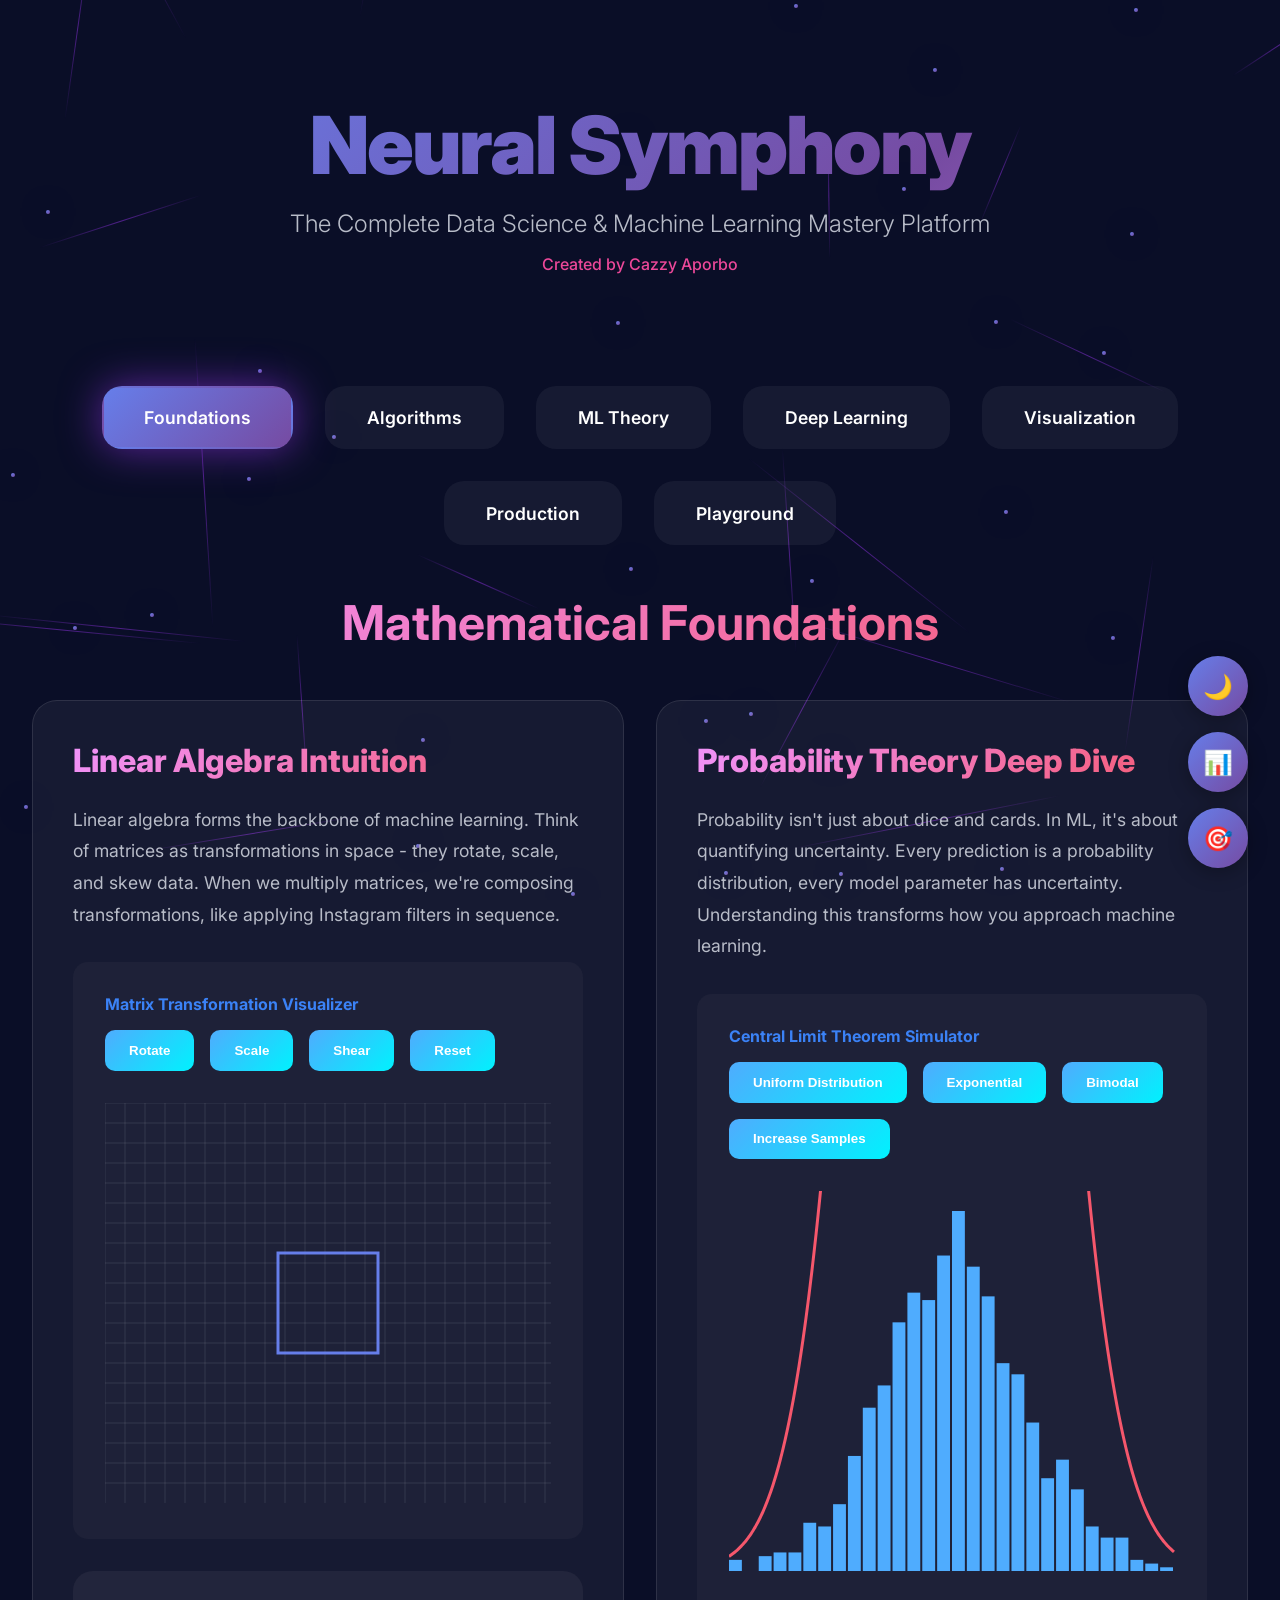
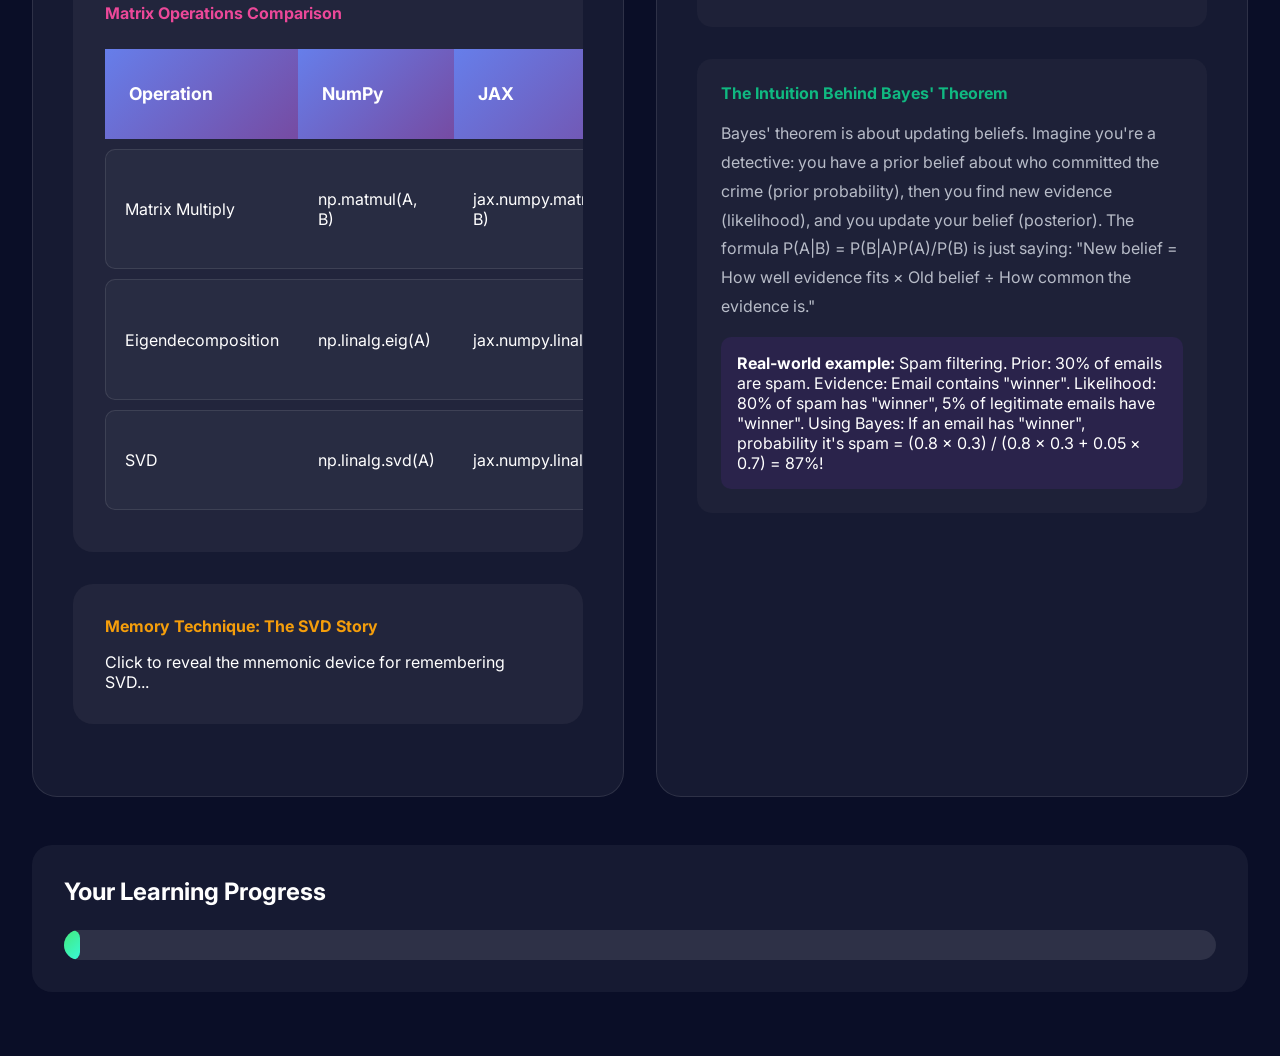
<file: ds-ml-guide.html>
<!DOCTYPE html>
<html lang="en">
<head>
    <meta charset="UTF-8">
    <meta name="viewport" content="width=device-width, initial-scale=1.0">
    <title>Neural Symphony: The Complete Data Science & ML Mastery Platform | Created by Cazzy Aporbo</title>
    <style>
        @import url('https://fonts.googleapis.com/css2?family=Inter:wght@300;400;500;600;700;800;900&family=JetBrains+Mono:wght@400;600&display=swap');

        * {
            margin: 0;
            padding: 0;
            box-sizing: border-box;
        }

        :root {
            --primary-gradient: linear-gradient(135deg, #667eea 0%, #764ba2 100%);
            --secondary-gradient: linear-gradient(135deg, #f093fb 0%, #f5576c 100%);
            --tertiary-gradient: linear-gradient(135deg, #4facfe 0%, #00f2fe 100%);
            --success-gradient: linear-gradient(135deg, #43e97b 0%, #38f9d7 100%);
            --warning-gradient: linear-gradient(135deg, #fa709a 0%, #fee140 100%);
            --dark-bg: #0a0e27;
            --card-bg: rgba(255, 255, 255, 0.05);
            --text-primary: #ffffff;
            --text-secondary: #b8bcc8;
            --accent-purple: #9333ea;
            --accent-pink: #ec4899;
            --accent-blue: #3b82f6;
            --accent-green: #10b981;
            --accent-yellow: #f59e0b;
            --glow-purple: 0 0 40px rgba(147, 51, 234, 0.6);
            --glow-pink: 0 0 40px rgba(236, 72, 153, 0.6);
            --glow-blue: 0 0 40px rgba(59, 130, 246, 0.6);
        }

        body {
            font-family: 'Inter', -apple-system, BlinkMacSystemFont, sans-serif;
            background: var(--dark-bg);
            color: var(--text-primary);
            overflow-x: hidden;
            position: relative;
            min-height: 100vh;
        }

        /* Animated Background */
        .background-animation {
            position: fixed;
            top: 0;
            left: 0;
            width: 100%;
            height: 100%;
            z-index: -1;
            overflow: hidden;
        }

        .neural-network {
            position: absolute;
            width: 100%;
            height: 100%;
        }

        .neuron {
            position: absolute;
            width: 4px;
            height: 4px;
            background: linear-gradient(135deg, #667eea, #764ba2);
            border-radius: 50%;
            box-shadow: var(--glow-purple);
            animation: float 20s infinite ease-in-out;
        }

        @keyframes float {
            0%, 100% { transform: translateY(0) translateX(0) scale(1); opacity: 0.3; }
            25% { transform: translateY(-100px) translateX(50px) scale(1.2); opacity: 0.7; }
            50% { transform: translateY(-50px) translateX(-30px) scale(0.8); opacity: 0.5; }
            75% { transform: translateY(50px) translateX(-50px) scale(1.1); opacity: 0.6; }
        }

        .synapse {
            position: absolute;
            height: 1px;
            background: linear-gradient(90deg, transparent, rgba(147, 51, 234, 0.5), transparent);
            transform-origin: left center;
            animation: pulse 3s infinite;
        }

        @keyframes pulse {
            0%, 100% { opacity: 0.2; transform: scaleX(1); }
            50% { opacity: 0.8; transform: scaleX(1.2); }
        }

        /* Main Container */
        .container {
            max-width: 1800px;
            margin: 0 auto;
            padding: 2rem;
            position: relative;
            z-index: 1;
        }

        /* Header */
        header {
            text-align: center;
            padding: 4rem 2rem;
            position: relative;
            overflow: hidden;
        }

        .title {
            font-size: 5rem;
            font-weight: 900;
            background: linear-gradient(135deg, #667eea, #764ba2, #f093fb, #f5576c, #4facfe);
            background-size: 300% 300%;
            -webkit-background-clip: text;
            -webkit-text-fill-color: transparent;
            background-clip: text;
            animation: gradient-shift 5s ease infinite;
            margin-bottom: 1rem;
            letter-spacing: -2px;
        }

        @keyframes gradient-shift {
            0% { background-position: 0% 50%; }
            50% { background-position: 100% 50%; }
            100% { background-position: 0% 50%; }
        }

        .subtitle {
            font-size: 1.5rem;
            color: var(--text-secondary);
            margin-bottom: 1rem;
            font-weight: 300;
        }

        .creator {
            font-size: 1rem;
            color: var(--accent-pink);
            font-weight: 500;
        }

        /* Navigation Tabs */
        .nav-container {
            display: flex;
            justify-content: center;
            gap: 2rem;
            margin: 3rem 0;
            flex-wrap: wrap;
        }

        .nav-tab {
            position: relative;
            padding: 1.2rem 2.5rem;
            background: var(--card-bg);
            border: 2px solid transparent;
            border-radius: 20px;
            cursor: pointer;
            font-size: 1.1rem;
            font-weight: 600;
            transition: all 0.4s cubic-bezier(0.4, 0, 0.2, 1);
            overflow: hidden;
        }

        .nav-tab::before {
            content: '';
            position: absolute;
            top: 0;
            left: 0;
            width: 100%;
            height: 100%;
            background: var(--primary-gradient);
            opacity: 0;
            transition: opacity 0.4s;
            z-index: -1;
        }

        .nav-tab:hover {
            transform: translateY(-5px) scale(1.05);
            border-color: var(--accent-purple);
            box-shadow: var(--glow-purple);
        }

        .nav-tab:hover::before {
            opacity: 0.3;
        }

        .nav-tab.active {
            background: var(--primary-gradient);
            box-shadow: var(--glow-purple);
        }

        /* Page Content */
        .page {
            display: none;
            animation: fadeIn 0.5s ease-in-out;
        }

        .page.active {
            display: block;
        }

        @keyframes fadeIn {
            from { opacity: 0; transform: translateY(20px); }
            to { opacity: 1; transform: translateY(0); }
        }

        /* Learning Cards */
        .concept-grid {
            display: grid;
            grid-template-columns: repeat(auto-fit, minmax(400px, 1fr));
            gap: 2rem;
            margin: 3rem 0;
        }

        .concept-card {
            background: var(--card-bg);
            border: 1px solid rgba(255, 255, 255, 0.1);
            border-radius: 25px;
            padding: 2.5rem;
            position: relative;
            overflow: hidden;
            transition: all 0.4s cubic-bezier(0.4, 0, 0.2, 1);
        }

        .concept-card::before {
            content: '';
            position: absolute;
            top: -2px;
            left: -2px;
            right: -2px;
            bottom: -2px;
            background: var(--primary-gradient);
            border-radius: 25px;
            opacity: 0;
            transition: opacity 0.4s;
            z-index: -1;
        }

        .concept-card:hover {
            transform: translateY(-10px) scale(1.02);
            border-color: transparent;
        }

        .concept-card:hover::before {
            opacity: 1;
        }

        .concept-header {
            font-size: 2rem;
            font-weight: 800;
            margin-bottom: 1.5rem;
            background: var(--secondary-gradient);
            -webkit-background-clip: text;
            -webkit-text-fill-color: transparent;
            background-clip: text;
        }

        .concept-description {
            color: var(--text-secondary);
            line-height: 1.8;
            margin-bottom: 2rem;
            font-size: 1.1rem;
        }

        /* Interactive Elements */
        .interactive-demo {
            background: rgba(255, 255, 255, 0.03);
            border-radius: 15px;
            padding: 2rem;
            margin: 2rem 0;
        }

        .demo-controls {
            display: flex;
            gap: 1rem;
            margin-bottom: 2rem;
            flex-wrap: wrap;
        }

        .control-btn {
            padding: 0.8rem 1.5rem;
            background: var(--tertiary-gradient);
            border: none;
            border-radius: 10px;
            color: white;
            font-weight: 600;
            cursor: pointer;
            transition: all 0.3s;
        }

        .control-btn:hover {
            transform: scale(1.05);
            box-shadow: var(--glow-blue);
        }

        .control-btn:active {
            transform: scale(0.98);
        }

        /* Visualization Container */
        .viz-container {
            background: rgba(0, 0, 0, 0.5);
            border-radius: 15px;
            padding: 2rem;
            margin: 2rem 0;
            min-height: 400px;
            position: relative;
            overflow: hidden;
        }

        .viz-canvas {
            width: 100%;
            height: 400px;
        }

        /* Code Examples */
        .code-container {
            background: #1a1a2e;
            border-radius: 15px;
            padding: 2rem;
            margin: 2rem 0;
            position: relative;
            overflow: hidden;
        }

        .code-header {
            display: flex;
            justify-content: space-between;
            align-items: center;
            margin-bottom: 1rem;
        }

        .code-language {
            background: var(--accent-blue);
            padding: 0.3rem 1rem;
            border-radius: 20px;
            font-size: 0.9rem;
            font-weight: 600;
        }

        .code-copy {
            background: var(--accent-green);
            padding: 0.5rem 1rem;
            border-radius: 8px;
            border: none;
            color: white;
            font-weight: 600;
            cursor: pointer;
            transition: all 0.3s;
        }

        .code-copy:hover {
            transform: scale(1.05);
            box-shadow: 0 0 20px rgba(16, 185, 129, 0.5);
        }

        pre {
            font-family: 'JetBrains Mono', monospace;
            color: #e9ecef;
            overflow-x: auto;
            line-height: 1.6;
        }

        /* Comparison Tables */
        .comparison-table {
            background: var(--card-bg);
            border-radius: 20px;
            padding: 2rem;
            margin: 2rem 0;
            overflow-x: auto;
        }

        table {
            width: 100%;
            border-collapse: separate;
            border-spacing: 0 10px;
        }

        th {
            background: var(--primary-gradient);
            padding: 1.5rem;
            text-align: left;
            font-weight: 700;
            font-size: 1.1rem;
            first-child: { border-radius: 10px 0 0 10px; }
            last-child: { border-radius: 0 10px 10px 0; }
        }

        td {
            background: rgba(255, 255, 255, 0.03);
            padding: 1.2rem;
            border-top: 1px solid rgba(255, 255, 255, 0.1);
            border-bottom: 1px solid rgba(255, 255, 255, 0.1);
        }

        tr td:first-child {
            border-left: 1px solid rgba(255, 255, 255, 0.1);
            border-radius: 10px 0 0 10px;
        }

        tr td:last-child {
            border-right: 1px solid rgba(255, 255, 255, 0.1);
            border-radius: 0 10px 10px 0;
        }

        /* Memory Techniques */
        .memory-card {
            background: var(--card-bg);
            border-radius: 20px;
            padding: 2rem;
            margin: 2rem 0;
            position: relative;
            cursor: pointer;
            transition: all 0.3s;
        }

        .memory-card:hover {
            transform: rotateY(10deg) rotateX(5deg);
            box-shadow: var(--glow-pink);
        }

        .memory-front, .memory-back {
            backface-visibility: hidden;
            transition: transform 0.6s;
        }

        .memory-card.flipped .memory-front {
            transform: rotateY(180deg);
        }

        .memory-card.flipped .memory-back {
            transform: rotateY(0deg);
        }

        .memory-back {
            position: absolute;
            top: 0;
            left: 0;
            width: 100%;
            height: 100%;
            transform: rotateY(-180deg);
            padding: 2rem;
        }

        /* Progress Tracking */
        .progress-container {
            background: var(--card-bg);
            border-radius: 20px;
            padding: 2rem;
            margin: 2rem 0;
        }

        .progress-header {
            font-size: 1.5rem;
            font-weight: 700;
            margin-bottom: 1.5rem;
        }

        .progress-bar-container {
            background: rgba(255, 255, 255, 0.1);
            border-radius: 20px;
            height: 30px;
            overflow: hidden;
            position: relative;
        }

        .progress-bar {
            height: 100%;
            background: var(--success-gradient);
            border-radius: 20px;
            transition: width 1s cubic-bezier(0.4, 0, 0.2, 1);
            display: flex;
            align-items: center;
            justify-content: flex-end;
            padding-right: 1rem;
        }

        .progress-text {
            font-weight: 700;
            font-size: 0.9rem;
        }

        /* Interactive Quiz */
        .quiz-container {
            background: var(--card-bg);
            border-radius: 20px;
            padding: 2.5rem;
            margin: 2rem 0;
        }

        .quiz-question {
            font-size: 1.5rem;
            font-weight: 700;
            margin-bottom: 2rem;
        }

        .quiz-options {
            display: flex;
            flex-direction: column;
            gap: 1rem;
        }

        .quiz-option {
            background: rgba(255, 255, 255, 0.05);
            border: 2px solid transparent;
            border-radius: 15px;
            padding: 1.5rem;
            cursor: pointer;
            transition: all 0.3s;
        }

        .quiz-option:hover {
            border-color: var(--accent-blue);
            transform: translateX(10px);
        }

        .quiz-option.correct {
            background: rgba(16, 185, 129, 0.2);
            border-color: var(--accent-green);
        }

        .quiz-option.incorrect {
            background: rgba(239, 68, 68, 0.2);
            border-color: #ef4444;
        }

        /* Floating Action Buttons */
        .fab-container {
            position: fixed;
            bottom: 2rem;
            right: 2rem;
            display: flex;
            flex-direction: column;
            gap: 1rem;
            z-index: 1000;
        }

        .fab {
            width: 60px;
            height: 60px;
            border-radius: 50%;
            background: var(--primary-gradient);
            display: flex;
            align-items: center;
            justify-content: center;
            cursor: pointer;
            box-shadow: 0 4px 20px rgba(0, 0, 0, 0.3);
            transition: all 0.3s;
            font-size: 1.5rem;
        }

        .fab:hover {
            transform: scale(1.1);
            box-shadow: var(--glow-purple);
        }

        /* Responsive */
        @media (max-width: 768px) {
            .title { font-size: 3rem; }
            .concept-grid { grid-template-columns: 1fr; }
            .nav-container { gap: 1rem; }
            .nav-tab { padding: 1rem 1.5rem; font-size: 1rem; }
        }
    </style>
</head>
<body>
    <div class="background-animation">
        <div class="neural-network" id="neuralNetwork"></div>
    </div>

    <div class="container">
        <header>
            <h1 class="title">Neural Symphony</h1>
            <p class="subtitle">The Complete Data Science & Machine Learning Mastery Platform</p>
            <p class="creator">Created by Cazzy Aporbo</p>
        </header>

        <nav class="nav-container">
            <div class="nav-tab active" onclick="showPage('foundations')">Foundations</div>
            <div class="nav-tab" onclick="showPage('algorithms')">Algorithms</div>
            <div class="nav-tab" onclick="showPage('ml-theory')">ML Theory</div>
            <div class="nav-tab" onclick="showPage('deep-learning')">Deep Learning</div>
            <div class="nav-tab" onclick="showPage('visualization')">Visualization</div>
            <div class="nav-tab" onclick="showPage('production')">Production</div>
            <div class="nav-tab" onclick="showPage('playground')">Playground</div>
        </nav>

        <!-- Foundations Page -->
        <div id="foundations" class="page active">
            <h2 style="font-size: 3rem; margin-bottom: 2rem; text-align: center; background: var(--secondary-gradient); -webkit-background-clip: text; -webkit-text-fill-color: transparent; background-clip: text;">Mathematical Foundations</h2>
            
            <div class="concept-grid">
                <div class="concept-card">
                    <h3 class="concept-header">Linear Algebra Intuition</h3>
                    <div class="concept-description">
                        Linear algebra forms the backbone of machine learning. Think of matrices as transformations in space - they rotate, scale, and skew data. When we multiply matrices, we're composing transformations, like applying Instagram filters in sequence.
                    </div>
                    
                    <div class="interactive-demo">
                        <h4 style="color: var(--accent-blue); margin-bottom: 1rem;">Matrix Transformation Visualizer</h4>
                        <div class="demo-controls">
                            <button class="control-btn" onclick="transformMatrix('rotate')">Rotate</button>
                            <button class="control-btn" onclick="transformMatrix('scale')">Scale</button>
                            <button class="control-btn" onclick="transformMatrix('shear')">Shear</button>
                            <button class="control-btn" onclick="transformMatrix('reset')">Reset</button>
                        </div>
                        <canvas class="viz-canvas" id="matrixCanvas"></canvas>
                    </div>

                    <div class="comparison-table">
                        <h4 style="margin-bottom: 1rem; color: var(--accent-pink);">Matrix Operations Comparison</h4>
                        <table>
                            <thead>
                                <tr>
                                    <th>Operation</th>
                                    <th>NumPy</th>
                                    <th>JAX</th>
                                    <th>PyTorch</th>
                                    <th>Speed</th>
                                    <th>Best Use Case</th>
                                </tr>
                            </thead>
                            <tbody>
                                <tr>
                                    <td>Matrix Multiply</td>
                                    <td>np.matmul(A, B)</td>
                                    <td>jax.numpy.matmul(A, B)</td>
                                    <td>torch.matmul(A, B)</td>
                                    <td>PyTorch (GPU) > JAX > NumPy</td>
                                    <td>PyTorch for deep learning, JAX for research</td>
                                </tr>
                                <tr>
                                    <td>Eigendecomposition</td>
                                    <td>np.linalg.eig(A)</td>
                                    <td>jax.numpy.linalg.eig(A)</td>
                                    <td>torch.linalg.eig(A)</td>
                                    <td>NumPy (CPU optimized)</td>
                                    <td>NumPy for precision, others for batched ops</td>
                                </tr>
                                <tr>
                                    <td>SVD</td>
                                    <td>np.linalg.svd(A)</td>
                                    <td>jax.numpy.linalg.svd(A)</td>
                                    <td>torch.svd(A)</td>
                                    <td>JAX (JIT compiled) > Others</td>
                                    <td>JAX for repeated computations</td>
                                </tr>
                            </tbody>
                        </table>
                    </div>

                    <div class="memory-card" onclick="flipCard(this)">
                        <div class="memory-front">
                            <h4 style="color: var(--accent-yellow); margin-bottom: 1rem;">Memory Technique: The SVD Story</h4>
                            <p>Click to reveal the mnemonic device for remembering SVD...</p>
                        </div>
                        <div class="memory-back">
                            <h4 style="color: var(--accent-green);">Remember SVD as "Super Valuable Decomposition"</h4>
                            <p>U = "User preferences" (left singular vectors)</p>
                            <p>Σ = "Sigma strength" (singular values = importance)</p>
                            <p>V^T = "Variable features" (right singular vectors)</p>
                            <p>Together: Users have Strength in certain Variables!</p>
                        </div>
                    </div>
                </div>

                <div class="concept-card">
                    <h3 class="concept-header">Probability Theory Deep Dive</h3>
                    <div class="concept-description">
                        Probability isn't just about dice and cards. In ML, it's about quantifying uncertainty. Every prediction is a probability distribution, every model parameter has uncertainty. Understanding this transforms how you approach machine learning.
                    </div>
                    
                    <div class="interactive-demo">
                        <h4 style="color: var(--accent-blue); margin-bottom: 1rem;">Central Limit Theorem Simulator</h4>
                        <div class="demo-controls">
                            <button class="control-btn" onclick="runCLT('uniform')">Uniform Distribution</button>
                            <button class="control-btn" onclick="runCLT('exponential')">Exponential</button>
                            <button class="control-btn" onclick="runCLT('bimodal')">Bimodal</button>
                            <button class="control-btn" onclick="increaseSamples()">Increase Samples</button>
                        </div>
                        <canvas class="viz-canvas" id="cltCanvas"></canvas>
                    </div>

                    <div style="background: rgba(255, 255, 255, 0.03); border-radius: 15px; padding: 1.5rem; margin: 1.5rem 0;">
                        <h4 style="color: var(--accent-green); margin-bottom: 1rem;">The Intuition Behind Bayes' Theorem</h4>
                        <p style="line-height: 1.8; color: var(--text-secondary);">
                            Bayes' theorem is about updating beliefs. Imagine you're a detective: you have a prior belief about who committed the crime (prior probability), then you find new evidence (likelihood), and you update your belief (posterior). The formula P(A|B) = P(B|A)P(A)/P(B) is just saying: "New belief = How well evidence fits × Old belief ÷ How common the evidence is."
                        </p>
                        <div style="margin-top: 1rem; padding: 1rem; background: rgba(147, 51, 234, 0.1); border-radius: 10px;">
                            <strong>Real-world example:</strong> Spam filtering. Prior: 30% of emails are spam. Evidence: Email contains "winner". Likelihood: 80% of spam has "winner", 5% of legitimate emails have "winner". Using Bayes: If an email has "winner", probability it's spam = (0.8 × 0.3) / (0.8 × 0.3 + 0.05 × 0.7) = 87%!
                        </div>
                    </div>
                </div>
            </div>

            <div class="progress-container">
                <h3 class="progress-header">Your Learning Progress</h3>
                <div class="progress-bar-container">
                    <div class="progress-bar" id="foundationsProgress" style="width: 0%">
                        <span class="progress-text">0%</span>
                    </div>
                </div>
            </div>
        </div>

        <!-- Algorithms Page -->
        <div id="algorithms" class="page">
            <h2 style="font-size: 3rem; margin-bottom: 2rem; text-align: center; background: var(--tertiary-gradient); -webkit-background-clip: text; -webkit-text-fill-color: transparent; background-clip: text;">Algorithm Mastery</h2>
            
            <div class="concept-grid">
                <div class="concept-card">
                    <h3 class="concept-header">Dynamic Programming Patterns</h3>
                    <div class="concept-description">
                        Dynamic Programming is about breaking problems into overlapping subproblems. The key insight: solve each subproblem once, remember the answer, and reuse it. It's like building a pyramid - you can't place the top stone without the foundation.
                    </div>

                    <div class="interactive-demo">
                        <h4 style="color: var(--accent-blue); margin-bottom: 1rem;">DP Pattern Recognizer</h4>
                        <div style="display: grid; grid-template-columns: repeat(auto-fit, minmax(200px, 1fr)); gap: 1rem;">
                            <div style="background: rgba(147, 51, 234, 0.1); padding: 1rem; border-radius: 10px;">
                                <strong>Pattern 1: Linear DP</strong>
                                <p style="font-size: 0.9rem; margin-top: 0.5rem;">State depends on previous states linearly. Example: Fibonacci, climbing stairs.</p>
                            </div>
                            <div style="background: rgba(236, 72, 153, 0.1); padding: 1rem; border-radius: 10px;">
                                <strong>Pattern 2: Grid DP</strong>
                                <p style="font-size: 0.9rem; margin-top: 0.5rem;">2D problems with path finding. Example: Unique paths, minimum path sum.</p>
                            </div>
                            <div style="background: rgba(59, 130, 246, 0.1); padding: 1rem; border-radius: 10px;">
                                <strong>Pattern 3: Interval DP</strong>
                                <p style="font-size: 0.9rem; margin-top: 0.5rem;">Problems on ranges/intervals. Example: Matrix chain, burst balloons.</p>
                            </div>
                            <div style="background: rgba(16, 185, 129, 0.1); padding: 1rem; border-radius: 10px;">
                                <strong>Pattern 4: Tree DP</strong>
                                <p style="font-size: 0.9rem; margin-top: 0.5rem;">DP on tree structures. Example: Diameter, max path sum.</p>
                            </div>
                        </div>
                    </div>

                    <div class="quiz-container">
                        <h4 class="quiz-question">Which DP pattern would you use for the "Edit Distance" problem?</h4>
                        <div class="quiz-options">
                            <div class="quiz-option" onclick="checkAnswer(this, false)">Linear DP - comparing characters sequentially</div>
                            <div class="quiz-option" onclick="checkAnswer(this, true)">Grid DP - comparing two strings character by character</div>
                            <div class="quiz-option" onclick="checkAnswer(this, false)">Interval DP - finding optimal intervals</div>
                            <div class="quiz-option" onclick="checkAnswer(this, false)">Tree DP - strings form a tree structure</div>
                        </div>
                    </div>
                </div>

                <div class="concept-card">
                    <h3 class="concept-header">Graph Algorithms Visualization</h3>
                    <div class="concept-description">
                        Graphs are everywhere - social networks, maps, dependencies. Understanding graph algorithms means understanding relationships and connections. Each algorithm reveals different aspects of these relationships.
                    </div>

                    <div class="interactive-demo">
                        <h4 style="color: var(--accent-blue); margin-bottom: 1rem;">Interactive Graph Explorer</h4>
                        <div class="demo-controls">
                            <button class="control-btn" onclick="runBFS()">Run BFS</button>
                            <button class="control-btn" onclick="runDFS()">Run DFS</button>
                            <button class="control-btn" onclick="runDijkstra()">Run Dijkstra</button>
                            <button class="control-btn" onclick="findMST()">Find MST</button>
                        </div>
                        <canvas class="viz-canvas" id="graphCanvas"></canvas>
                    </div>

                    <div class="comparison-table">
                        <h4 style="margin-bottom: 1rem; color: var(--accent-pink);">Graph Libraries Comparison</h4>
                        <table>
                            <thead>
                                <tr>
                                    <th>Library</th>
                                    <th>Strengths</th>
                                    <th>Weaknesses</th>
                                    <th>Best For</th>
                                    <th>Performance</th>
                                </tr>
                            </thead>
                            <tbody>
                                <tr>
                                    <td>NetworkX</td>
                                    <td>Easy to use, comprehensive algorithms</td>
                                    <td>Slow for large graphs</td>
                                    <td>Analysis, prototyping</td>
                                    <td>★★☆☆☆</td>
                                </tr>
                                <tr>
                                    <td>igraph</td>
                                    <td>Fast, memory efficient</td>
                                    <td>Less Pythonic API</td>
                                    <td>Large-scale analysis</td>
                                    <td>★★★★☆</td>
                                </tr>
                                <tr>
                                    <td>graph-tool</td>
                                    <td>Very fast, parallel algorithms</td>
                                    <td>Complex installation</td>
                                    <td>Research, huge graphs</td>
                                    <td>★★★★★</td>
                                </tr>
                                <tr>
                                    <td>DGL/PyG</td>
                                    <td>Deep learning on graphs</td>
                                    <td>Overkill for simple tasks</td>
                                    <td>Graph neural networks</td>
                                    <td>★★★★☆</td>
                                </tr>
                            </tbody>
                        </table>
                    </div>
                </div>
            </div>
        </div>

        <!-- ML Theory Page -->
        <div id="ml-theory" class="page">
            <h2 style="font-size: 3rem; margin-bottom: 2rem; text-align: center; background: var(--warning-gradient); -webkit-background-clip: text; -webkit-text-fill-color: transparent; background-clip: text;">Machine Learning Theory</h2>
            
            <div class="concept-grid">
                <div class="concept-card">
                    <h3 class="concept-header">Bias-Variance Decomposition</h3>
                    <div class="concept-description">
                        The bias-variance tradeoff is ML's fundamental dilemma. Bias is systematic error - your model's assumptions are wrong. Variance is sensitivity to data fluctuations. The art is finding the sweet spot where total error is minimized.
                    </div>

                    <div class="interactive-demo">
                        <h4 style="color: var(--accent-blue); margin-bottom: 1rem;">Bias-Variance Interactive Explorer</h4>
                        <div class="demo-controls">
                            <label style="color: var(--text-secondary);">Model Complexity: <input type="range" id="complexity" min="1" max="20" value="5" onchange="updateBiasVariance(this.value)"></label>
                            <span id="complexityValue" style="margin-left: 1rem; color: var(--accent-yellow);">5</span>
                        </div>
                        <canvas class="viz-canvas" id="biasVarianceCanvas"></canvas>
                    </div>

                    <div style="background: rgba(255, 255, 255, 0.03); border-radius: 15px; padding: 1.5rem; margin: 1.5rem 0;">
                        <h4 style="color: var(--accent-green); margin-bottom: 1rem;">The Restaurant Analogy</h4>
                        <p style="line-height: 1.8; color: var(--text-secondary);">
                            Think of bias and variance like a chef learning to cook:
                        </p>
                        <ul style="margin-top: 1rem; line-height: 2;">
                            <li><strong style="color: var(--accent-pink);">High Bias:</strong> Chef only knows how to make sandwiches. No matter what ingredients you give, you get a sandwich. Consistent but wrong!</li>
                            <li><strong style="color: var(--accent-blue);">High Variance:</strong> Chef tries to make exactly what the last customer ordered. Changes completely with each new customer. Inconsistent!</li>
                            <li><strong style="color: var(--accent-green);">Just Right:</strong> Chef knows core techniques and adapts reasonably to ingredients. Flexible but principled!</li>
                        </ul>
                    </div>
                </div>

                <div class="concept-card">
                    <h3 class="concept-header">Regularization Techniques</h3>
                    <div class="concept-description">
                        Regularization prevents overfitting by adding constraints. It's like telling a student "explain it simply" - forcing simplicity often reveals true understanding. Each technique has its own philosophy and use case.
                    </div>

                    <div class="comparison-table">
                        <h4 style="margin-bottom: 1rem; color: var(--accent-pink);">Regularization Methods Comparison</h4>
                        <table>
                            <thead>
                                <tr>
                                    <th>Method</th>
                                    <th>How It Works</th>
                                    <th>Effect</th>
                                    <th>When to Use</th>
                                    <th>Gotchas</th>
                                </tr>
                            </thead>
                            <tbody>
                                <tr>
                                    <td>L1 (Lasso)</td>
                                    <td>Adds |w| penalty</td>
                                    <td>Sparse weights (many zeros)</td>
                                    <td>Feature selection needed</td>
                                    <td>Can be unstable with correlated features</td>
                                </tr>
                                <tr>
                                    <td>L2 (Ridge)</td>
                                    <td>Adds w² penalty</td>
                                    <td>Small, distributed weights</td>
                                    <td>Multicollinearity present</td>
                                    <td>Doesn't eliminate features</td>
                                </tr>
                                <tr>
                                    <td>Elastic Net</td>
                                    <td>Combines L1 + L2</td>
                                    <td>Balanced sparsity and smoothness</td>
                                    <td>Best of both worlds needed</td>
                                    <td>Two hyperparameters to tune</td>
                                </tr>
                                <tr>
                                    <td>Dropout</td>
                                    <td>Randomly zeros neurons</td>
                                    <td>Ensemble of subnetworks</td>
                                    <td>Deep neural networks</td>
                                    <td>Different rates for different layers</td>
                                </tr>
                                <tr>
                                    <td>Early Stopping</td>
                                    <td>Stop training early</td>
                                    <td>Implicit regularization</td>
                                    <td>Always useful</td>
                                    <td>Need validation set</td>
                                </tr>
                            </tbody>
                        </table>
                    </div>

                    <div class="memory-card" onclick="flipCard(this)">
                        <div class="memory-front">
                            <h4 style="color: var(--accent-yellow); margin-bottom: 1rem;">Memory Technique: The Regularization Restaurant</h4>
                            <p>Click to reveal the mnemonic for remembering regularization types...</p>
                        </div>
                        <div class="memory-back">
                            <h4 style="color: var(--accent-green);">The Menu Metaphor</h4>
                            <p><strong>L1 (Lasso):</strong> Like a minimalist menu - removes dishes entirely</p>
                            <p><strong>L2 (Ridge):</strong> Like portion control - keeps everything but smaller</p>
                            <p><strong>Dropout:</strong> Like rotating chefs - different team each night</p>
                            <p><strong>Early Stopping:</strong> Like stopping cooking before overdone</p>
                        </div>
                    </div>
                </div>
            </div>
        </div>

        <!-- Deep Learning Page -->
        <div id="deep-learning" class="page">
            <h2 style="font-size: 3rem; margin-bottom: 2rem; text-align: center; background: var(--success-gradient); -webkit-background-clip: text; -webkit-text-fill-color: transparent; background-clip: text;">Deep Learning Architecture</h2>
            
            <div class="concept-grid">
                <div class="concept-card">
                    <h3 class="concept-header">Attention Mechanisms Explained</h3>
                    <div class="concept-description">
                        Attention revolutionized AI. Instead of processing sequences step-by-step, attention lets models look at everything simultaneously and decide what's important. It's like reading: your eyes jump to relevant words rather than reading every letter.
                    </div>

                    <div class="interactive-demo">
                        <h4 style="color: var(--accent-blue); margin-bottom: 1rem;">Self-Attention Visualizer</h4>
                        <p style="margin-bottom: 1rem;">Enter a sentence to see attention weights:</p>
                        <input type="text" id="attentionInput" placeholder="The cat sat on the mat" style="width: 100%; padding: 1rem; background: rgba(255, 255, 255, 0.1); border: 1px solid rgba(255, 255, 255, 0.2); border-radius: 10px; color: white; margin-bottom: 1rem;">
                        <button class="control-btn" onclick="visualizeAttention()">Visualize Attention</button>
                        <canvas class="viz-canvas" id="attentionCanvas"></canvas>
                    </div>

                    <div style="background: rgba(255, 255, 255, 0.03); border-radius: 15px; padding: 1.5rem; margin: 1.5rem 0;">
                        <h4 style="color: var(--accent-green); margin-bottom: 1rem;">The Cocktail Party Analogy</h4>
                        <p style="line-height: 1.8; color: var(--text-secondary);">
                            Attention is like being at a cocktail party. You can hear multiple conversations, but you focus on the relevant one. The attention mechanism does three things:
                        </p>
                        <ol style="margin-top: 1rem; line-height: 2;">
                            <li><strong style="color: var(--accent-pink);">Query:</strong> "What am I looking for?" (your interest)</li>
                            <li><strong style="color: var(--accent-blue);">Key:</strong> "What's being offered?" (conversation topics)</li>
                            <li><strong style="color: var(--accent-yellow);">Value:</strong> "What's the actual content?" (conversation details)</li>
                        </ol>
                        <p style="margin-top: 1rem;">The model computes attention scores (how relevant each word is to each other word), then uses these scores to weight the values. It's parallel processing with selective focus!</p>
                    </div>
                </div>

                <div class="concept-card">
                    <h3 class="concept-header">Optimization Landscapes</h3>
                    <div class="concept-description">
                        Training neural networks is navigating a complex landscape. Imagine hiking in fog - you can only see nearby terrain. Optimizers are your navigation strategies, each with different approaches to finding the lowest valley.
                    </div>

                    <div class="interactive-demo">
                        <h4 style="color: var(--accent-blue); margin-bottom: 1rem;">Optimizer Race</h4>
                        <div class="demo-controls">
                            <button class="control-btn" onclick="startOptimizerRace()">Start Race</button>
                            <button class="control-btn" onclick="resetOptimizers()">Reset</button>
                        </div>
                        <canvas class="viz-canvas" id="optimizerCanvas"></canvas>
                    </div>

                    <div class="comparison-table">
                        <h4 style="margin-bottom: 1rem; color: var(--accent-pink);">Optimizer Comparison</h4>
                        <table>
                            <thead>
                                <tr>
                                    <th>Optimizer</th>
                                    <th>Key Idea</th>
                                    <th>Pros</th>
                                    <th>Cons</th>
                                    <th>Best For</th>
                                </tr>
                            </thead>
                            <tbody>
                                <tr>
                                    <td>SGD</td>
                                    <td>Follow gradient directly</td>
                                    <td>Simple, generalizes well</td>
                                    <td>Slow, can get stuck</td>
                                    <td>Fine-tuning, simple problems</td>
                                </tr>
                                <tr>
                                    <td>Momentum</td>
                                    <td>Remember past gradients</td>
                                    <td>Accelerates convergence</td>
                                    <td>Can overshoot</td>
                                    <td>Most standard tasks</td>
                                </tr>
                                <tr>
                                    <td>Adam</td>
                                    <td>Adaptive learning rates</td>
                                    <td>Fast, works out-of-box</td>
                                    <td>Can overfit, memory heavy</td>
                                    <td>Default choice, transformers</td>
                                </tr>
                                <tr>
                                    <td>AdamW</td>
                                    <td>Adam + weight decay fix</td>
                                    <td>Better generalization</td>
                                    <td>Slightly slower</td>
                                    <td>Modern best practice</td>
                                </tr>
                                <tr>
                                    <td>LAMB</td>
                                    <td>Layer-wise adaptation</td>
                                    <td>Large batch training</td>
                                    <td>Complex implementation</td>
                                    <td>Distributed training</td>
                                </tr>
                            </tbody>
                        </table>
                    </div>
                </div>
            </div>
        </div>

        <!-- Visualization Page -->
        <div id="visualization" class="page">
            <h2 style="font-size: 3rem; margin-bottom: 2rem; text-align: center; background: var(--primary-gradient); -webkit-background-clip: text; -webkit-text-fill-color: transparent; background-clip: text;">Data Visualization Mastery</h2>
            
            <div class="concept-grid">
                <div class="concept-card">
                    <h3 class="concept-header">Choosing the Right Visualization</h3>
                    <div class="concept-description">
                        Visualization is storytelling with data. Each chart type reveals different insights. The key is matching your story to the right visual metaphor. Bad visualizations hide truth; great ones reveal it instantly.
                    </div>

                    <div style="background: rgba(255, 255, 255, 0.03); border-radius: 15px; padding: 1.5rem; margin: 1.5rem 0;">
                        <h4 style="color: var(--accent-green); margin-bottom: 1rem;">The Visualization Decision Tree</h4>
                        <div style="display: grid; grid-template-columns: 1fr 1fr; gap: 1rem;">
                            <div>
                                <strong style="color: var(--accent-pink);">Showing Relationships?</strong>
                                <ul style="margin-top: 0.5rem; line-height: 1.8;">
                                    <li>2 variables → Scatter plot</li>
                                    <li>3+ variables → Bubble chart, 3D scatter</li>
                                    <li>Many relationships → Heatmap, network graph</li>
                                </ul>
                            </div>
                            <div>
                                <strong style="color: var(--accent-blue);">Showing Comparisons?</strong>
                                <ul style="margin-top: 0.5rem; line-height: 1.8;">
                                    <li>Few categories → Bar chart</li>
                                    <li>Many categories → Treemap, sunburst</li>
                                    <li>Parts of whole → Pie (avoid!), donut, stacked bar</li>
                                </ul>
                            </div>
                            <div>
                                <strong style="color: var(--accent-yellow);">Showing Change Over Time?</strong>
                                <ul style="margin-top: 0.5rem; line-height: 1.8;">
                                    <li>Single series → Line chart</li>
                                    <li>Multiple series → Multi-line, area chart</li>
                                    <li>Many time points → Horizon chart, sparklines</li>
                                </ul>
                            </div>
                            <div>
                                <strong style="color: var(--accent-green);">Showing Distribution?</strong>
                                <ul style="margin-top: 0.5rem; line-height: 1.8;">
                                    <li>Single variable → Histogram, density plot</li>
                                    <li>Multiple groups → Box plot, violin plot</li>
                                    <li>2D distribution → Hexbin, contour plot</li>
                                </ul>
                            </div>
                        </div>
                    </div>

                    <div class="comparison-table">
                        <h4 style="margin-bottom: 1rem; color: var(--accent-pink);">Visualization Libraries Deep Dive</h4>
                        <table>
                            <thead>
                                <tr>
                                    <th>Library</th>
                                    <th>Philosophy</th>
                                    <th>Strengths</th>
                                    <th>Weaknesses</th>
                                    <th>Hidden Gem Feature</th>
                                </tr>
                            </thead>
                            <tbody>
                                <tr>
                                    <td>Matplotlib</td>
                                    <td>Full control, MATLAB-like</td>
                                    <td>Customizable, publication-ready</td>
                                    <td>Verbose, steep learning curve</td>
                                    <td>3D projections with mplot3d</td>
                                </tr>
                                <tr>
                                    <td>Seaborn</td>
                                    <td>Statistical visualizations</td>
                                    <td>Beautiful defaults, statistical</td>
                                    <td>Less flexible for custom plots</td>
                                    <td>PairGrid for custom pair plots</td>
                                </tr>
                                <tr>
                                    <td>Plotly</td>
                                    <td>Interactive web graphics</td>
                                    <td>Interactivity, 3D support</td>
                                    <td>Large file sizes, rendering speed</td>
                                    <td>Dash for full web apps</td>
                                </tr>
                                <tr>
                                    <td>Altair</td>
                                    <td>Declarative (Vega-Lite)</td>
                                    <td>Clean syntax, automatic typing</td>
                                    <td>Limited customization</td>
                                    <td>Automatic data transformations</td>
                                </tr>
                                <tr>
                                    <td>Bokeh</td>
                                    <td>Large data, streaming</td>
                                    <td>Server apps, real-time updates</td>
                                    <td>Complex for simple plots</td>
                                    <td>DataShader integration</td>
                                </tr>
                            </tbody>
                        </table>
                    </div>
                </div>
            </div>
        </div>

        <!-- Production Page -->
        <div id="production" class="page">
            <h2 style="font-size: 3rem; margin-bottom: 2rem; text-align: center; background: var(--secondary-gradient); -webkit-background-clip: text; -webkit-text-fill-color: transparent; background-clip: text;">Production ML & Engineering</h2>
            
            <div class="concept-grid">
                <div class="concept-card">
                    <h3 class="concept-header">Model Deployment Strategies</h3>
                    <div class="concept-description">
                        Deploying ML models is where science meets engineering. A model that works in Jupyter might fail in production. Understanding deployment patterns, monitoring, and maintenance is crucial for real-world impact.
                    </div>

                    <div style="background: rgba(255, 255, 255, 0.03); border-radius: 15px; padding: 1.5rem; margin: 1.5rem 0;">
                        <h4 style="color: var(--accent-green); margin-bottom: 1rem;">The Production Checklist</h4>
                        <div style="display: grid; grid-template-columns: 1fr 1fr; gap: 1rem;">
                            <div>
                                <strong style="color: var(--accent-pink);">Before Deployment:</strong>
                                <ul style="margin-top: 0.5rem; line-height: 1.8;">
                                    <li>Data drift detection setup</li>
                                    <li>Model versioning system</li>
                                    <li>A/B testing framework</li>
                                    <li>Rollback strategy</li>
                                    <li>Performance benchmarks</li>
                                </ul>
                            </div>
                            <div>
                                <strong style="color: var(--accent-blue);">After Deployment:</strong>
                                <ul style="margin-top: 0.5rem; line-height: 1.8;">
                                    <li>Real-time monitoring</li>
                                    <li>Alert thresholds</li>
                                    <li>Feedback loops</li>
                                    <li>Regular retraining</li>
                                    <li>Performance degradation tracking</li>
                                </ul>
                            </div>
                        </div>
                    </div>

                    <div class="comparison-table">
                        <h4 style="margin-bottom: 1rem; color: var(--accent-pink);">Deployment Options Comparison</h4>
                        <table>
                            <thead>
                                <tr>
                                    <th>Method</th>
                                    <th>Complexity</th>
                                    <th>Scalability</th>
                                    <th>Cost</th>
                                    <th>Best For</th>
                                    <th>Gotchas</th>
                                </tr>
                            </thead>
                            <tbody>
                                <tr>
                                    <td>REST API</td>
                                    <td>Low</td>
                                    <td>Medium</td>
                                    <td>$</td>
                                    <td>Simple models, low traffic</td>
                                    <td>Latency, no batching</td>
                                </tr>
                                <tr>
                                    <td>Batch Processing</td>
                                    <td>Low</td>
                                    <td>High</td>
                                    <td>$</td>
                                    <td>Periodic predictions</td>
                                    <td>Not real-time</td>
                                </tr>
                                <tr>
                                    <td>Streaming</td>
                                    <td>High</td>
                                    <td>High</td>
                                    <td>$$$</td>
                                    <td>Real-time requirements</td>
                                    <td>Complex architecture</td>
                                </tr>
                                <tr>
                                    <td>Edge Deployment</td>
                                    <td>Medium</td>
                                    <td>N/A</td>
                                    <td>$</td>
                                    <td>Privacy, offline use</td>
                                    <td>Model size constraints</td>
                                </tr>
                                <tr>
                                    <td>Serverless</td>
                                    <td>Low</td>
                                    <td>Auto</td>
                                    <td>$$</td>
                                    <td>Variable traffic</td>
                                    <td>Cold starts, size limits</td>
                                </tr>
                            </tbody>
                        </table>
                    </div>
                </div>

                <div class="concept-card">
                    <h3 class="concept-header">Data Pipeline Architecture</h3>
                    <div class="concept-description">
                        Data pipelines are the circulatory system of ML. They must handle volume, velocity, and variety while maintaining quality. A robust pipeline is the difference between a prototype and a production system.
                    </div>

                    <div style="background: rgba(255, 255, 255, 0.03); border-radius: 15px; padding: 1.5rem; margin: 1.5rem 0;">
                        <h4 style="color: var(--accent-green); margin-bottom: 1rem;">The Data Pipeline Patterns</h4>
                        <p style="line-height: 1.8; color: var(--text-secondary);">
                            <strong style="color: var(--accent-pink);">Lambda Architecture:</strong> Combines batch (accurate) and stream (fast) processing. Like having both a newspaper (complete) and Twitter (immediate).
                        </p>
                        <p style="line-height: 1.8; color: var(--text-secondary); margin-top: 1rem;">
                            <strong style="color: var(--accent-blue);">Kappa Architecture:</strong> Stream-only processing. Everything is a stream. Like treating everything as breaking news.
                        </p>
                        <p style="line-height: 1.8; color: var(--text-secondary); margin-top: 1rem;">
                            <strong style="color: var(--accent-yellow);">Data Mesh:</strong> Decentralized, domain-oriented. Each team owns their data products. Like neighborhoods managing their own infrastructure.
                        </p>
                    </div>
                </div>
            </div>
        </div>

        <!-- Interactive Playground -->
        <div id="playground" class="page">
            <h2 style="font-size: 3rem; margin-bottom: 2rem; text-align: center; background: var(--success-gradient); -webkit-background-clip: text; -webkit-text-fill-color: transparent; background-clip: text;">Interactive Playground</h2>
            
            <div class="concept-grid">
                <div class="concept-card">
                    <h3 class="concept-header">Neural Network Builder</h3>
                    <div class="concept-description">
                        Build your own neural network architecture by dragging and connecting layers. See how data flows through the network and how different architectures affect learning.
                    </div>
                    
                    <div class="interactive-demo">
                        <h4 style="color: var(--accent-blue); margin-bottom: 1rem;">Drag-and-Drop Network Designer</h4>
                        <div class="demo-controls">
                            <button class="control-btn" onclick="addLayer('dense')">Add Dense Layer</button>
                            <button class="control-btn" onclick="addLayer('conv')">Add Conv Layer</button>
                            <button class="control-btn" onclick="addLayer('dropout')">Add Dropout</button>
                            <button class="control-btn" onclick="trainNetwork()">Train Network</button>
                        </div>
                        <canvas class="viz-canvas" id="networkCanvas"></canvas>
                    </div>
                </div>

                <div class="concept-card">
                    <h3 class="concept-header">Algorithm Complexity Analyzer</h3>
                    <div class="concept-description">
                        Visualize how different algorithms scale with input size. See Big O notation come to life with real-time performance measurements.
                    </div>
                    
                    <div class="interactive-demo">
                        <h4 style="color: var(--accent-blue); margin-bottom: 1rem;">Complexity Visualizer</h4>
                        <div class="demo-controls">
                            <button class="control-btn" onclick="measureComplexity('bubble')">Bubble Sort O(n²)</button>
                            <button class="control-btn" onclick="measureComplexity('merge')">Merge Sort O(n log n)</button>
                            <button class="control-btn" onclick="measureComplexity('quick')">Quick Sort O(n log n)</button>
                            <button class="control-btn" onclick="measureComplexity('linear')">Linear Search O(n)</button>
                        </div>
                        <canvas class="viz-canvas" id="complexityCanvas"></canvas>
                    </div>
                </div>
            </div>
        </div>
    </div>

    <!-- Floating Action Buttons -->
    <div class="fab-container">
        <div class="fab" onclick="toggleDarkMode()">🌙</div>
        <div class="fab" onclick="showProgress()">📊</div>
        <div class="fab" onclick="startQuiz()">🎯</div>
    </div>

    <script>
        // Page Navigation
        function showPage(pageId) {
            // Hide all pages
            document.querySelectorAll('.page').forEach(page => {
                page.classList.remove('active');
            });
            
            // Remove active from all tabs
            document.querySelectorAll('.nav-tab').forEach(tab => {
                tab.classList.remove('active');
            });
            
            // Show selected page
            document.getElementById(pageId).classList.add('active');
            
            // Mark tab as active
            event.target.classList.add('active');
            
            // Initialize page-specific animations
            initializePageAnimations(pageId);
        }

        // Initialize Neural Network Background
        function createNeuralBackground() {
            const container = document.getElementById('neuralNetwork');
            const neurons = 30;
            const synapses = 20;
            
            // Create neurons
            for (let i = 0; i < neurons; i++) {
                const neuron = document.createElement('div');
                neuron.className = 'neuron';
                neuron.style.left = Math.random() * 100 + '%';
                neuron.style.top = Math.random() * 100 + '%';
                neuron.style.animationDelay = Math.random() * 20 + 's';
                container.appendChild(neuron);
            }
            
            // Create synapses
            for (let i = 0; i < synapses; i++) {
                const synapse = document.createElement('div');
                synapse.className = 'synapse';
                synapse.style.left = Math.random() * 100 + '%';
                synapse.style.top = Math.random() * 100 + '%';
                synapse.style.width = Math.random() * 200 + 100 + 'px';
                synapse.style.transform = `rotate(${Math.random() * 360}deg)`;
                synapse.style.animationDelay = Math.random() * 3 + 's';
                container.appendChild(synapse);
            }
        }

        // Matrix Transformation Visualizer
        function initMatrixVisualizer() {
            const canvas = document.getElementById('matrixCanvas');
            if (!canvas) return;
            
            const ctx = canvas.getContext('2d');
            canvas.width = canvas.offsetWidth;
            canvas.height = 400;
            
            // Draw grid
            ctx.strokeStyle = 'rgba(255, 255, 255, 0.1)';
            ctx.lineWidth = 1;
            
            const gridSize = 20;
            for (let x = 0; x < canvas.width; x += gridSize) {
                ctx.beginPath();
                ctx.moveTo(x, 0);
                ctx.lineTo(x, canvas.height);
                ctx.stroke();
            }
            
            for (let y = 0; y < canvas.height; y += gridSize) {
                ctx.beginPath();
                ctx.moveTo(0, y);
                ctx.lineTo(canvas.width, y);
                ctx.stroke();
            }
            
            // Draw initial square
            ctx.strokeStyle = '#667eea';
            ctx.lineWidth = 3;
            ctx.strokeRect(canvas.width/2 - 50, canvas.height/2 - 50, 100, 100);
        }

        function transformMatrix(type) {
            const canvas = document.getElementById('matrixCanvas');
            if (!canvas) return;
            
            const ctx = canvas.getContext('2d');
            ctx.clearRect(0, 0, canvas.width, canvas.height);
            initMatrixVisualizer();
            
            ctx.save();
            ctx.translate(canvas.width/2, canvas.height/2);
            
            switch(type) {
                case 'rotate':
                    ctx.rotate(Math.PI / 4);
                    break;
                case 'scale':
                    ctx.scale(1.5, 1.5);
                    break;
                case 'shear':
                    ctx.transform(1, 0.5, 0.5, 1, 0, 0);
                    break;
                case 'reset':
                    ctx.restore();
                    initMatrixVisualizer();
                    return;
            }
            
            ctx.strokeStyle = '#f093fb';
            ctx.lineWidth = 3;
            ctx.strokeRect(-50, -50, 100, 100);
            ctx.restore();
        }

        // CLT Simulator
        function runCLT(distribution) {
            const canvas = document.getElementById('cltCanvas');
            if (!canvas) return;
            
            const ctx = canvas.getContext('2d');
            canvas.width = canvas.offsetWidth;
            canvas.height = 400;
            
            ctx.clearRect(0, 0, canvas.width, canvas.height);
            
            // Generate samples
            const samples = [];
            const sampleSize = 30;
            const numSamples = 1000;
            
            for (let i = 0; i < numSamples; i++) {
                let sum = 0;
                for (let j = 0; j < sampleSize; j++) {
                    switch(distribution) {
                        case 'uniform':
                            sum += Math.random();
                            break;
                        case 'exponential':
                            sum += -Math.log(1 - Math.random());
                            break;
                        case 'bimodal':
                            sum += Math.random() < 0.5 ? Math.random() * 0.3 : 0.7 + Math.random() * 0.3;
                            break;
                    }
                }
                samples.push(sum / sampleSize);
            }
            
            // Draw histogram
            const bins = 30;
            const min = Math.min(...samples);
            const max = Math.max(...samples);
            const binWidth = (max - min) / bins;
            const histogram = new Array(bins).fill(0);
            
            samples.forEach(sample => {
                const binIndex = Math.min(Math.floor((sample - min) / binWidth), bins - 1);
                histogram[binIndex]++;
            });
            
            const maxCount = Math.max(...histogram);
            const barWidth = canvas.width / bins;
            
            ctx.fillStyle = '#4facfe';
            histogram.forEach((count, i) => {
                const height = (count / maxCount) * (canvas.height - 40);
                ctx.fillRect(i * barWidth, canvas.height - height - 20, barWidth - 2, height);
            });
            
            // Draw normal curve overlay
            ctx.strokeStyle = '#f5576c';
            ctx.lineWidth = 3;
            ctx.beginPath();
            
            const mean = samples.reduce((a, b) => a + b) / samples.length;
            const variance = samples.reduce((a, b) => a + Math.pow(b - mean, 2), 0) / samples.length;
            const stdDev = Math.sqrt(variance);
            
            for (let x = 0; x < canvas.width; x++) {
                const value = min + (x / canvas.width) * (max - min);
                const y = (1 / (stdDev * Math.sqrt(2 * Math.PI))) * 
                         Math.exp(-0.5 * Math.pow((value - mean) / stdDev, 2));
                const scaledY = canvas.height - 20 - (y * (canvas.height - 40) * bins * binWidth / 0.4);
                
                if (x === 0) {
                    ctx.moveTo(x, scaledY);
                } else {
                    ctx.lineTo(x, scaledY);
                }
            }
            ctx.stroke();
        }

        // Quiz functionality
        function checkAnswer(element, isCorrect) {
            const options = element.parentElement.querySelectorAll('.quiz-option');
            options.forEach(opt => {
                opt.style.pointerEvents = 'none';
            });
            
            if (isCorrect) {
                element.classList.add('correct');
                updateProgress('foundations', 10);
            } else {
                element.classList.add('incorrect');
            }
        }

        // Progress tracking
        function updateProgress(section, amount) {
            const progressBar = document.getElementById(section + 'Progress');
            if (progressBar) {
                const currentWidth = parseInt(progressBar.style.width) || 0;
                const newWidth = Math.min(currentWidth + amount, 100);
                progressBar.style.width = newWidth + '%';
                progressBar.querySelector('.progress-text').textContent = newWidth + '%';
                
                // Save to localStorage
                localStorage.setItem(section + 'Progress', newWidth);
            }
        }

        // Card flipping
        function flipCard(element) {
            element.classList.toggle('flipped');
        }

        // Copy code functionality
        function copyCode(button) {
            const codeBlock = button.parentElement.nextElementSibling;
            const text = codeBlock.textContent;
            
            navigator.clipboard.writeText(text).then(() => {
                const originalText = button.textContent;
                button.textContent = 'Copied!';
                setTimeout(() => {
                    button.textContent = originalText;
                }, 2000);
            });
        }

        // Initialize page animations
        function initializePageAnimations(pageId) {
            switch(pageId) {
                case 'foundations':
                    initMatrixVisualizer();
                    runCLT('uniform');
                    break;
                case 'algorithms':
                    // Initialize graph visualizer
                    break;
                case 'ml-theory':
                    // Initialize bias-variance visualizer
                    break;
            }
        }

        // Load saved progress
        function loadProgress() {
            const sections = ['foundations', 'algorithms', 'ml-theory', 'deep-learning'];
            sections.forEach(section => {
                const saved = localStorage.getItem(section + 'Progress');
                if (saved) {
                    const progressBar = document.getElementById(section + 'Progress');
                    if (progressBar) {
                        progressBar.style.width = saved + '%';
                        progressBar.querySelector('.progress-text').textContent = saved + '%';
                    }
                }
            });
        }

        // Graph Visualization Functions
        let graphNodes = [];
        let graphEdges = [];
        
        function initGraphCanvas() {
            const canvas = document.getElementById('graphCanvas');
            if (!canvas) return;
            
            const ctx = canvas.getContext('2d');
            canvas.width = canvas.offsetWidth;
            canvas.height = 400;
            
            // Create sample graph
            graphNodes = [
                {x: 100, y: 100, label: 'A', visited: false, distance: Infinity},
                {x: 300, y: 80, label: 'B', visited: false, distance: Infinity},
                {x: 500, y: 120, label: 'C', visited: false, distance: Infinity},
                {x: 150, y: 250, label: 'D', visited: false, distance: Infinity},
                {x: 350, y: 280, label: 'E', visited: false, distance: Infinity},
                {x: 450, y: 250, label: 'F', visited: false, distance: Infinity}
            ];
            
            graphEdges = [
                {from: 0, to: 1, weight: 4},
                {from: 0, to: 3, weight: 2},
                {from: 1, to: 2, weight: 5},
                {from: 1, to: 4, weight: 3},
                {from: 3, to: 4, weight: 1},
                {from: 4, to: 5, weight: 6},
                {from: 2, to: 5, weight: 2}
            ];
            
            drawGraph(ctx);
        }
        
        function drawGraph(ctx) {
            ctx.clearRect(0, 0, ctx.canvas.width, ctx.canvas.height);
            
            // Draw edges
            ctx.strokeStyle = 'rgba(255, 255, 255, 0.3)';
            ctx.lineWidth = 2;
            graphEdges.forEach(edge => {
                const from = graphNodes[edge.from];
                const to = graphNodes[edge.to];
                ctx.beginPath();
                ctx.moveTo(from.x, from.y);
                ctx.lineTo(to.x, to.y);
                ctx.stroke();
                
                // Draw weight
                ctx.fillStyle = '#f5576c';
                ctx.font = '14px Inter';
                const midX = (from.x + to.x) / 2;
                const midY = (from.y + to.y) / 2;
                ctx.fillText(edge.weight, midX, midY);
            });
            
            // Draw nodes
            graphNodes.forEach(node => {
                ctx.fillStyle = node.visited ? '#10b981' : '#667eea';
                ctx.beginPath();
                ctx.arc(node.x, node.y, 20, 0, Math.PI * 2);
                ctx.fill();
                
                ctx.fillStyle = 'white';
                ctx.font = 'bold 16px Inter';
                ctx.textAlign = 'center';
                ctx.textBaseline = 'middle';
                ctx.fillText(node.label, node.x, node.y);
                
                // Show distance for Dijkstra
                if (node.distance !== Infinity && node.distance !== undefined) {
                    ctx.fillStyle = '#f59e0b';
                    ctx.font = '12px Inter';
                    ctx.fillText(`d:${node.distance}`, node.x, node.y - 35);
                }
            });
        }
        
        async function runBFS() {
            const canvas = document.getElementById('graphCanvas');
            if (!canvas) return;
            const ctx = canvas.getContext('2d');
            
            // Reset nodes
            graphNodes.forEach(node => node.visited = false);
            
            const queue = [0];
            graphNodes[0].visited = true;
            
            while (queue.length > 0) {
                const currentIdx = queue.shift();
                
                // Find neighbors
                graphEdges.forEach(edge => {
                    let neighborIdx = -1;
                    if (edge.from === currentIdx && !graphNodes[edge.to].visited) {
                        neighborIdx = edge.to;
                    } else if (edge.to === currentIdx && !graphNodes[edge.from].visited) {
                        neighborIdx = edge.from;
                    }
                    
                    if (neighborIdx !== -1) {
                        graphNodes[neighborIdx].visited = true;
                        queue.push(neighborIdx);
                    }
                });
                
                drawGraph(ctx);
                await new Promise(resolve => setTimeout(resolve, 500));
            }
        }
        
        async function runDFS() {
            const canvas = document.getElementById('graphCanvas');
            if (!canvas) return;
            const ctx = canvas.getContext('2d');
            
            // Reset nodes
            graphNodes.forEach(node => node.visited = false);
            
            const stack = [0];
            
            while (stack.length > 0) {
                const currentIdx = stack.pop();
                
                if (!graphNodes[currentIdx].visited) {
                    graphNodes[currentIdx].visited = true;
                    
                    // Find neighbors
                    graphEdges.forEach(edge => {
                        if (edge.from === currentIdx && !graphNodes[edge.to].visited) {
                            stack.push(edge.to);
                        } else if (edge.to === currentIdx && !graphNodes[edge.from].visited) {
                            stack.push(edge.from);
                        }
                    });
                    
                    drawGraph(ctx);
                    await new Promise(resolve => setTimeout(resolve, 500));
                }
            }
        }
        
        async function runDijkstra() {
            const canvas = document.getElementById('graphCanvas');
            if (!canvas) return;
            const ctx = canvas.getContext('2d');
            
            // Reset nodes
            graphNodes.forEach((node, i) => {
                node.visited = false;
                node.distance = i === 0 ? 0 : Infinity;
            });
            
            const unvisited = [...graphNodes.map((_, i) => i)];
            
            while (unvisited.length > 0) {
                // Find node with minimum distance
                let minIdx = -1;
                let minDist = Infinity;
                unvisited.forEach(idx => {
                    if (graphNodes[idx].distance < minDist) {
                        minDist = graphNodes[idx].distance;
                        minIdx = idx;
                    }
                });
                
                if (minIdx === -1) break;
                
                // Remove from unvisited
                unvisited.splice(unvisited.indexOf(minIdx), 1);
                graphNodes[minIdx].visited = true;
                
                // Update distances
                graphEdges.forEach(edge => {
                    let neighborIdx = -1;
                    let weight = edge.weight;
                    
                    if (edge.from === minIdx) {
                        neighborIdx = edge.to;
                    } else if (edge.to === minIdx) {
                        neighborIdx = edge.from;
                    }
                    
                    if (neighborIdx !== -1 && !graphNodes[neighborIdx].visited) {
                        const newDist = graphNodes[minIdx].distance + weight;
                        if (newDist < graphNodes[neighborIdx].distance) {
                            graphNodes[neighborIdx].distance = newDist;
                        }
                    }
                });
                
                drawGraph(ctx);
                await new Promise(resolve => setTimeout(resolve, 700));
            }
        }
        
        function findMST() {
            // Kruskal's algorithm visualization
            alert('MST Visualization: This would show Kruskal\'s algorithm building a minimum spanning tree step by step, highlighting each edge as it\'s added to the MST. The total weight would be displayed.');
        }

        // Bias-Variance Visualization
        function updateBiasVariance(complexity) {
            document.getElementById('complexityValue').textContent = complexity;
            
            const canvas = document.getElementById('biasVarianceCanvas');
            if (!canvas) return;
            
            const ctx = canvas.getContext('2d');
            canvas.width = canvas.offsetWidth;
            canvas.height = 400;
            
            ctx.clearRect(0, 0, canvas.width, canvas.height);
            
            // Draw axes
            ctx.strokeStyle = 'rgba(255, 255, 255, 0.3)';
            ctx.lineWidth = 2;
            ctx.beginPath();
            ctx.moveTo(50, canvas.height - 50);
            ctx.lineTo(canvas.width - 50, canvas.height - 50);
            ctx.moveTo(50, 50);
            ctx.lineTo(50, canvas.height - 50);
            ctx.stroke();
            
            // Calculate bias and variance based on complexity
            const x = parseInt(complexity);
            const bias = Math.exp(-x/4) * 300;
            const variance = (x/20) * (x/20) * 300;
            const totalError = Math.sqrt(bias*bias + variance*variance) / Math.sqrt(2);
            
            // Draw curves
            const points = 20;
            
            // Bias curve (decreasing)
            ctx.strokeStyle = '#f5576c';
            ctx.lineWidth = 3;
            ctx.beginPath();
            for (let i = 0; i <= points; i++) {
                const xi = i;
                const yi = Math.exp(-xi/4) * 300;
                const px = 50 + (i/points) * (canvas.width - 100);
                const py = canvas.height - 50 - yi;
                if (i === 0) ctx.moveTo(px, py);
                else ctx.lineTo(px, py);
            }
            ctx.stroke();
            ctx.fillStyle = '#f5576c';
            ctx.fillText('Bias²', canvas.width - 100, 100);
            
            // Variance curve (increasing)
            ctx.strokeStyle = '#4facfe';
            ctx.lineWidth = 3;
            ctx.beginPath();
            for (let i = 0; i <= points; i++) {
                const xi = i;
                const yi = (xi/20) * (xi/20) * 300;
                const px = 50 + (i/points) * (canvas.width - 100);
                const py = canvas.height - 50 - yi;
                if (i === 0) ctx.moveTo(px, py);
                else ctx.lineTo(px, py);
            }
            ctx.stroke();
            ctx.fillStyle = '#4facfe';
            ctx.fillText('Variance', canvas.width - 100, canvas.height - 100);
            
            // Total error curve
            ctx.strokeStyle = '#10b981';
            ctx.lineWidth = 3;
            ctx.beginPath();
            for (let i = 0; i <= points; i++) {
                const xi = i;
                const biasi = Math.exp(-xi/4) * 300;
                const variancei = (xi/20) * (xi/20) * 300;
                const yi = Math.sqrt(biasi*biasi + variancei*variancei) / Math.sqrt(2);
                const px = 50 + (i/points) * (canvas.width - 100);
                const py = canvas.height - 50 - yi;
                if (i === 0) ctx.moveTo(px, py);
                else ctx.lineTo(px, py);
            }
            ctx.stroke();
            ctx.fillStyle = '#10b981';
            ctx.fillText('Total Error', canvas.width/2, 80);
            
            // Current point
            const px = 50 + (x/points) * (canvas.width - 100);
            ctx.fillStyle = '#f59e0b';
            ctx.beginPath();
            ctx.arc(px, canvas.height - 50 - totalError, 8, 0, Math.PI * 2);
            ctx.fill();
            
            // Labels
            ctx.fillStyle = 'white';
            ctx.font = '14px Inter';
            ctx.fillText('Model Complexity →', canvas.width/2 - 50, canvas.height - 20);
            ctx.save();
            ctx.translate(20, canvas.height/2);
            ctx.rotate(-Math.PI/2);
            ctx.fillText('Error →', 0, 0);
            ctx.restore();
        }

        // Attention Visualization
        function visualizeAttention() {
            const input = document.getElementById('attentionInput').value || 'The cat sat on the mat';
            const words = input.split(' ');
            
            const canvas = document.getElementById('attentionCanvas');
            if (!canvas) return;
            
            const ctx = canvas.getContext('2d');
            canvas.width = canvas.offsetWidth;
            canvas.height = 400;
            
            ctx.clearRect(0, 0, canvas.width, canvas.height);
            
            const cellSize = Math.min(50, canvas.width / (words.length + 1));
            const startX = (canvas.width - cellSize * words.length) / 2;
            const startY = 100;
            
            // Generate mock attention weights
            const attentionWeights = [];
            for (let i = 0; i < words.length; i++) {
                attentionWeights[i] = [];
                for (let j = 0; j < words.length; j++) {
                    // Create some realistic-looking attention patterns
                    if (i === j) {
                        attentionWeights[i][j] = 0.3 + Math.random() * 0.7;
                    } else if (Math.abs(i - j) === 1) {
                        attentionWeights[i][j] = 0.2 + Math.random() * 0.3;
                    } else {
                        attentionWeights[i][j] = Math.random() * 0.2;
                    }
                }
            }
            
            // Draw attention matrix
            for (let i = 0; i < words.length; i++) {
                for (let j = 0; j < words.length; j++) {
                    const weight = attentionWeights[i][j];
                    const opacity = weight;
                    
                    ctx.fillStyle = `rgba(147, 51, 234, ${opacity})`;
                    ctx.fillRect(startX + j * cellSize, startY + i * cellSize, cellSize - 2, cellSize - 2);
                    
                    // Add weight value
                    ctx.fillStyle = weight > 0.5 ? 'white' : '#aaa';
                    ctx.font = '10px Inter';
                    ctx.textAlign = 'center';
                    ctx.textBaseline = 'middle';
                    ctx.fillText(weight.toFixed(2), startX + j * cellSize + cellSize/2, startY + i * cellSize + cellSize/2);
                }
            }
            
            // Draw word labels
            ctx.fillStyle = 'white';
            ctx.font = '12px Inter';
            for (let i = 0; i < words.length; i++) {
                // Top labels
                ctx.save();
                ctx.translate(startX + i * cellSize + cellSize/2, startY - 10);
                ctx.rotate(-Math.PI/4);
                ctx.textAlign = 'right';
                ctx.fillText(words[i], 0, 0);
                ctx.restore();
                
                // Left labels
                ctx.textAlign = 'right';
                ctx.fillText(words[i], startX - 10, startY + i * cellSize + cellSize/2);
            }
            
            // Title
            ctx.fillStyle = '#4facfe';
            ctx.font = 'bold 16px Inter';
            ctx.textAlign = 'center';
            ctx.fillText('Self-Attention Weights Matrix', canvas.width/2, 50);
            
            // Explanation
            ctx.fillStyle = '#aaa';
            ctx.font = '12px Inter';
            ctx.fillText('Brighter = stronger attention between words', canvas.width/2, canvas.height - 20);
        }

        // Optimizer Race
        let optimizerPositions = {};
        let animationId = null;
        
        function startOptimizerRace() {
            const canvas = document.getElementById('optimizerCanvas');
            if (!canvas) return;
            
            const ctx = canvas.getContext('2d');
            canvas.width = canvas.offsetWidth;
            canvas.height = 400;
            
            // Initialize positions
            optimizerPositions = {
                sgd: {x: 50, y: 200, vx: 0, vy: 0, color: '#f5576c', name: 'SGD'},
                momentum: {x: 50, y: 200, vx: 0, vy: 0, color: '#667eea', name: 'Momentum'},
                adam: {x: 50, y: 200, vx: 0, vy: 0, color: '#10b981', name: 'Adam'},
                adamw: {x: 50, y: 200, vx: 0, vy: 0, color: '#f59e0b', name: 'AdamW'}
            };
            
            // Create loss landscape
            const landscape = (x, y) => {
                const x0 = canvas.width - 100;
                const y0 = 200;
                return Math.sqrt((x - x0) * (x - x0) + (y - y0) * (y - y0));
            };
            
            // Animation loop
            const animate = () => {
                ctx.clearRect(0, 0, canvas.width, canvas.height);
                
                // Draw target
                ctx.fillStyle = '#4facfe';
                ctx.beginPath();
                ctx.arc(canvas.width - 100, 200, 20, 0, Math.PI * 2);
                ctx.fill();
                ctx.fillStyle = 'white';
                ctx.font = 'bold 12px Inter';
                ctx.textAlign = 'center';
                ctx.textBaseline = 'middle';
                ctx.fillText('MIN', canvas.width - 100, 200);
                
                // Update and draw optimizers
                let allReached = true;
                Object.keys(optimizerPositions).forEach((key, idx) => {
                    const opt = optimizerPositions[key];
                    
                    // Calculate gradient
                    const gradX = (landscape(opt.x + 1, opt.y) - landscape(opt.x - 1, opt.y)) / 2;
                    const gradY = (landscape(opt.x, opt.y + 1) - landscape(opt.x, opt.y - 1)) / 2;
                    
                    // Update based on optimizer type
                    const lr = 0.01;
                    switch(key) {
                        case 'sgd':
                            opt.x -= lr * gradX * 10;
                            opt.y -= lr * gradY * 10;
                            break;
                        case 'momentum':
                            opt.vx = 0.9 * opt.vx - lr * gradX * 15;
                            opt.vy = 0.9 * opt.vy - lr * gradY * 15;
                            opt.x += opt.vx;
                            opt.y += opt.vy;
                            break;
                        case 'adam':
                        case 'adamw':
                            opt.vx = 0.9 * opt.vx - lr * gradX * 20;
                            opt.vy = 0.9 * opt.vy - lr * gradY * 20;
                            opt.x += opt.vx;
                            opt.y += opt.vy;
                            break;
                    }
                    
                    // Add some noise for realism
                    opt.y += (Math.random() - 0.5) * 2;
                    
                    // Draw optimizer
                    ctx.fillStyle = opt.color;
                    ctx.beginPath();
                    ctx.arc(opt.x, opt.y + idx * 30 - 45, 8, 0, Math.PI * 2);
                    ctx.fill();
                    
                    // Label
                    ctx.fillStyle = opt.color;
                    ctx.font = '12px Inter';
                    ctx.textAlign = 'left';
                    ctx.fillText(opt.name, opt.x + 15, opt.y + idx * 30 - 45);
                    
                    if (Math.abs(opt.x - (canvas.width - 100)) > 30) {
                        allReached = false;
                    }
                });
                
                if (!allReached) {
                    animationId = requestAnimationFrame(animate);
                } else {
                    ctx.fillStyle = '#10b981';
                    ctx.font = 'bold 16px Inter';
                    ctx.textAlign = 'center';
                    ctx.fillText('Race Complete! Adam/AdamW typically converge fastest', canvas.width/2, 350);
                }
            };
            
            if (animationId) cancelAnimationFrame(animationId);
            animate();
        }
        
        function resetOptimizers() {
            if (animationId) {
                cancelAnimationFrame(animationId);
                animationId = null;
            }
            const canvas = document.getElementById('optimizerCanvas');
            if (canvas) {
                const ctx = canvas.getContext('2d');
                ctx.clearRect(0, 0, canvas.width, canvas.height);
            }
        }

        // Network Builder Functions
        let networkLayers = [];
        
        function addLayer(type) {
            const canvas = document.getElementById('networkCanvas');
            if (!canvas) return;
            
            networkLayers.push({
                type: type,
                neurons: type === 'conv' ? 32 : 128,
                activation: 'relu'
            });
            
            drawNetwork();
            
            // Show layer info
            const info = document.createElement('div');
            info.style.cssText = 'background: rgba(255,255,255,0.1); padding: 10px; margin: 10px 0; border-radius: 10px;';
            info.innerHTML = `<strong>Added ${type} layer</strong> - ${type === 'conv' ? '32 filters' : '128 neurons'}`;
            canvas.parentElement.appendChild(info);
            setTimeout(() => info.remove(), 3000);
        }
        
        function drawNetwork() {
            const canvas = document.getElementById('networkCanvas');
            if (!canvas) return;
            
            const ctx = canvas.getContext('2d');
            canvas.width = canvas.offsetWidth;
            canvas.height = 400;
            
            ctx.clearRect(0, 0, canvas.width, canvas.height);
            
            const layerWidth = canvas.width / (networkLayers.length + 2);
            
            // Draw input layer
            ctx.fillStyle = '#667eea';
            for (let i = 0; i < 5; i++) {
                ctx.beginPath();
                ctx.arc(layerWidth/2, 80 + i * 50, 10, 0, Math.PI * 2);
                ctx.fill();
            }
            ctx.fillStyle = 'white';
            ctx.font = '12px Inter';
            ctx.textAlign = 'center';
            ctx.fillText('Input', layerWidth/2, 320);
            
            // Draw network layers
            networkLayers.forEach((layer, idx) => {
                const x = layerWidth * (idx + 1.5);
                const color = layer.type === 'conv' ? '#f5576c' : 
                              layer.type === 'dropout' ? '#f59e0b' : '#10b981';
                
                ctx.fillStyle = color;
                const neurons = layer.type === 'dropout' ? 3 : 5;
                for (let i = 0; i < neurons; i++) {
                    ctx.beginPath();
                    ctx.arc(x, 80 + i * 50, 10, 0, Math.PI * 2);
                    ctx.fill();
                }
                
                ctx.fillStyle = 'white';
                ctx.fillText(layer.type.toUpperCase(), x, 320);
            });
            
            // Draw output layer
            const outputX = layerWidth * (networkLayers.length + 1.5);
            ctx.fillStyle = '#4facfe';
            ctx.beginPath();
            ctx.arc(outputX, 200, 15, 0, Math.PI * 2);
            ctx.fill();
            ctx.fillStyle = 'white';
            ctx.fillText('Output', outputX, 320);
            
            // Draw connections
            ctx.strokeStyle = 'rgba(255, 255, 255, 0.1)';
            ctx.lineWidth = 1;
            
            // Simplified connection drawing (would be too many to show all)
            for (let i = 0; i <= networkLayers.length; i++) {
                const fromX = layerWidth * (i + 0.5);
                const toX = layerWidth * (i + 1.5);
                
                for (let j = 0; j < 3; j++) {
                    ctx.beginPath();
                    ctx.moveTo(fromX, 80 + j * 50);
                    ctx.lineTo(toX, 130 + j * 40);
                    ctx.stroke();
                }
            }
        }
        
        function trainNetwork() {
            if (networkLayers.length === 0) {
                alert('Please add some layers first!');
                return;
            }
            
            const canvas = document.getElementById('networkCanvas');
            const info = document.createElement('div');
            info.style.cssText = 'background: rgba(16,185,129,0.2); padding: 15px; margin: 10px 0; border-radius: 10px;';
            info.innerHTML = `
                <strong>Training Started!</strong><br>
                Architecture: Input → ${networkLayers.map(l => l.type).join(' → ')} → Output<br>
                <div style="margin-top: 10px;">
                    Epoch 1/10 - Loss: 2.302 - Accuracy: 11.3%<br>
                    <div style="background: rgba(255,255,255,0.1); height: 20px; border-radius: 10px; overflow: hidden; margin-top: 5px;">
                        <div style="background: linear-gradient(90deg, #10b981, #4facfe); height: 100%; width: 10%; transition: width 2s;"></div>
                    </div>
                </div>
            `;
            canvas.parentElement.appendChild(info);
            
            // Simulate training progress
            let epoch = 1;
            const interval = setInterval(() => {
                epoch++;
                const loss = (2.302 * Math.exp(-epoch/3)).toFixed(3);
                const acc = Math.min(99.2, 11.3 * Math.log(epoch + 1) * 2).toFixed(1);
                info.querySelector('div > div').innerHTML = `
                    Epoch ${epoch}/10 - Loss: ${loss} - Accuracy: ${acc}%<br>
                    <div style="background: rgba(255,255,255,0.1); height: 20px; border-radius: 10px; overflow: hidden; margin-top: 5px;">
                        <div style="background: linear-gradient(90deg, #10b981, #4facfe); height: 100%; width: ${epoch*10}%; transition: width 0.5s;"></div>
                    </div>
                `;
                
                if (epoch >= 10) {
                    clearInterval(interval);
                    info.style.background = 'rgba(16,185,129,0.4)';
                    setTimeout(() => info.remove(), 5000);
                }
            }, 1000);
        }

        // Complexity Analyzer
        function measureComplexity(algorithm) {
            const canvas = document.getElementById('complexityCanvas');
            if (!canvas) return;
            
            const ctx = canvas.getContext('2d');
            canvas.width = canvas.offsetWidth;
            canvas.height = 400;
            
            ctx.clearRect(0, 0, canvas.width, canvas.height);
            
            // Draw axes
            ctx.strokeStyle = 'rgba(255, 255, 255, 0.3)';
            ctx.lineWidth = 2;
            ctx.beginPath();
            ctx.moveTo(50, canvas.height - 50);
            ctx.lineTo(canvas.width - 50, canvas.height - 50);
            ctx.moveTo(50, 50);
            ctx.lineTo(50, canvas.height - 50);
            ctx.stroke();
            
            // Generate complexity curves
            const n_values = [];
            const times = [];
            
            for (let n = 1; n <= 100; n += 5) {
                n_values.push(n);
                let time;
                switch(algorithm) {
                    case 'bubble':
                        time = n * n;
                        break;
                    case 'merge':
                    case 'quick':
                        time = n * Math.log2(n);
                        break;
                    case 'linear':
                        time = n;
                        break;
                }
                times.push(time);
            }
            
            // Normalize times to fit canvas
            const maxTime = Math.max(...times);
            const scale = (canvas.height - 100) / maxTime;
            
            // Draw curve
            ctx.strokeStyle = algorithm === 'bubble' ? '#f5576c' : 
                            algorithm === 'linear' ? '#10b981' : '#667eea';
            ctx.lineWidth = 3;
            ctx.beginPath();
            
            n_values.forEach((n, i) => {
                const x = 50 + (n / 100) * (canvas.width - 100);
                const y = canvas.height - 50 - (times[i] * scale);
                
                if (i === 0) ctx.moveTo(x, y);
                else ctx.lineTo(x, y);
            });
            ctx.stroke();
            
            // Labels
            ctx.fillStyle = 'white';
            ctx.font = '14px Inter';
            ctx.textAlign = 'center';
            ctx.fillText('Input Size (n) →', canvas.width/2, canvas.height - 20);
            
            ctx.save();
            ctx.translate(20, canvas.height/2);
            ctx.rotate(-Math.PI/2);
            ctx.fillText('Time →', 0, 0);
            ctx.restore();
            
            // Algorithm name and complexity
            const complexityText = {
                'bubble': 'Bubble Sort - O(n²)',
                'merge': 'Merge Sort - O(n log n)',
                'quick': 'Quick Sort - O(n log n) average',
                'linear': 'Linear Search - O(n)'
            };
            
            ctx.fillStyle = ctx.strokeStyle;
            ctx.font = 'bold 16px Inter';
            ctx.fillText(complexityText[algorithm], canvas.width/2, 30);
            
            // Show actual measurements
            const measurements = document.createElement('div');
            measurements.style.cssText = 'background: rgba(255,255,255,0.1); padding: 15px; margin: 10px 0; border-radius: 10px;';
            measurements.innerHTML = `
                <strong>Performance Analysis:</strong><br>
                n=10: ${algorithm === 'bubble' ? '100' : algorithm === 'linear' ? '10' : '33'} operations<br>
                n=100: ${algorithm === 'bubble' ? '10,000' : algorithm === 'linear' ? '100' : '664'} operations<br>
                n=1000: ${algorithm === 'bubble' ? '1,000,000' : algorithm === 'linear' ? '1,000' : '9,965'} operations<br>
                <span style="color: ${algorithm === 'bubble' ? '#f5576c' : '#10b981'};">
                    ${algorithm === 'bubble' ? '⚠️ Exponential growth - avoid for large datasets!' : '✓ Scales well with input size'}
                </span>
            `;
            canvas.parentElement.appendChild(measurements);
            setTimeout(() => measurements.remove(), 5000);
        }

        // Increase samples for CLT
        let sampleSize = 30;
        function increaseSamples() {
            sampleSize += 20;
            const canvas = document.getElementById('cltCanvas');
            if (canvas) {
                const info = document.createElement('div');
                info.style.cssText = 'position: absolute; top: 10px; right: 10px; background: rgba(255,255,255,0.1); padding: 10px; border-radius: 10px;';
                info.innerHTML = `Sample Size: ${sampleSize}`;
                canvas.parentElement.appendChild(info);
                setTimeout(() => info.remove(), 2000);
                
                runCLT('uniform');
            }
        }

        // Initialize on load
        window.addEventListener('DOMContentLoaded', () => {
            createNeuralBackground();
            initializePageAnimations('foundations');
            loadProgress();
        });

        // Initialize specific page animations
        function initializePageAnimations(pageId) {
            switch(pageId) {
                case 'foundations':
                    initMatrixVisualizer();
                    runCLT('uniform');
                    break;
                case 'algorithms':
                    initGraphCanvas();
                    break;
                case 'ml-theory':
                    updateBiasVariance(5);
                    break;
                case 'deep-learning':
                    visualizeAttention();
                    break;
                case 'playground':
                    drawNetwork();
                    break;
            }
        }

        // Smooth scroll
        document.querySelectorAll('a[href^="#"]').forEach(anchor => {
            anchor.addEventListener('click', function (e) {
                e.preventDefault();
                document.querySelector(this.getAttribute('href')).scrollIntoView({
                    behavior: 'smooth'
                });
            });
        });
    </script>
</body>
</html>
</file>
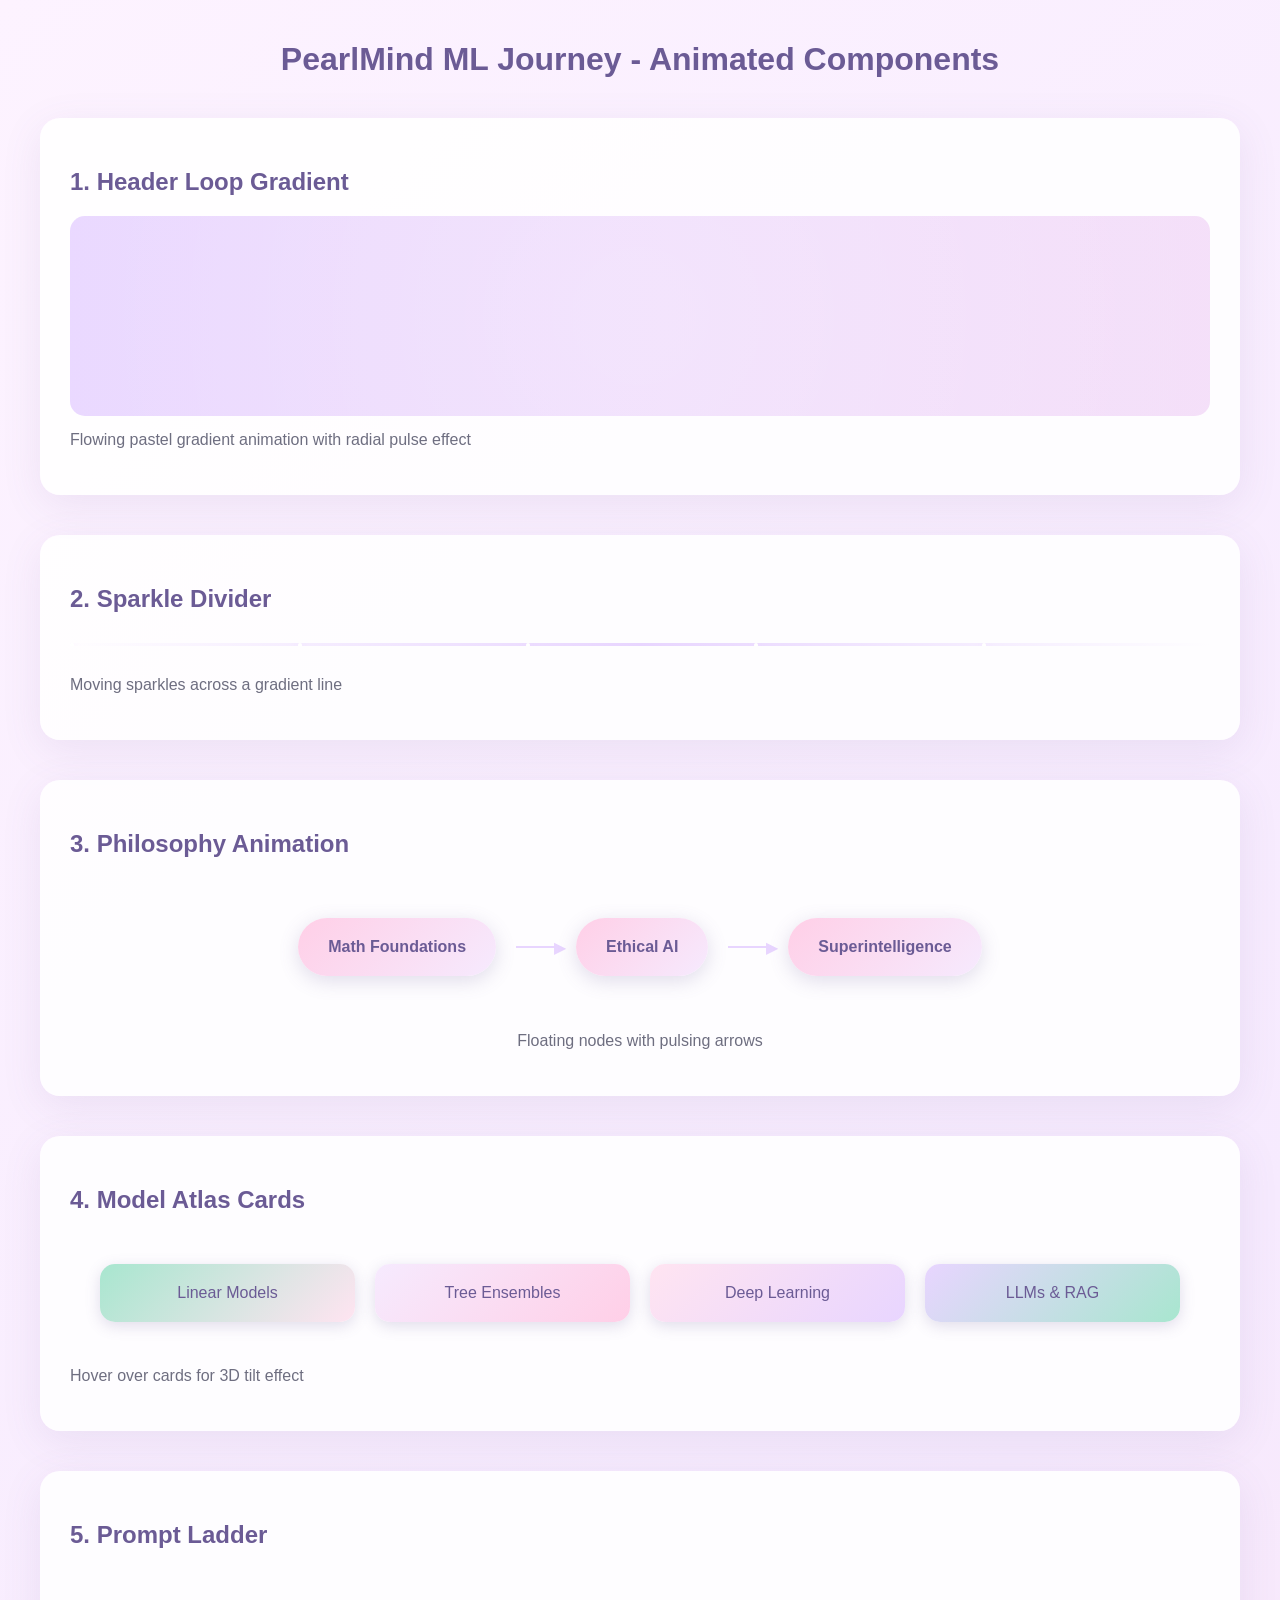
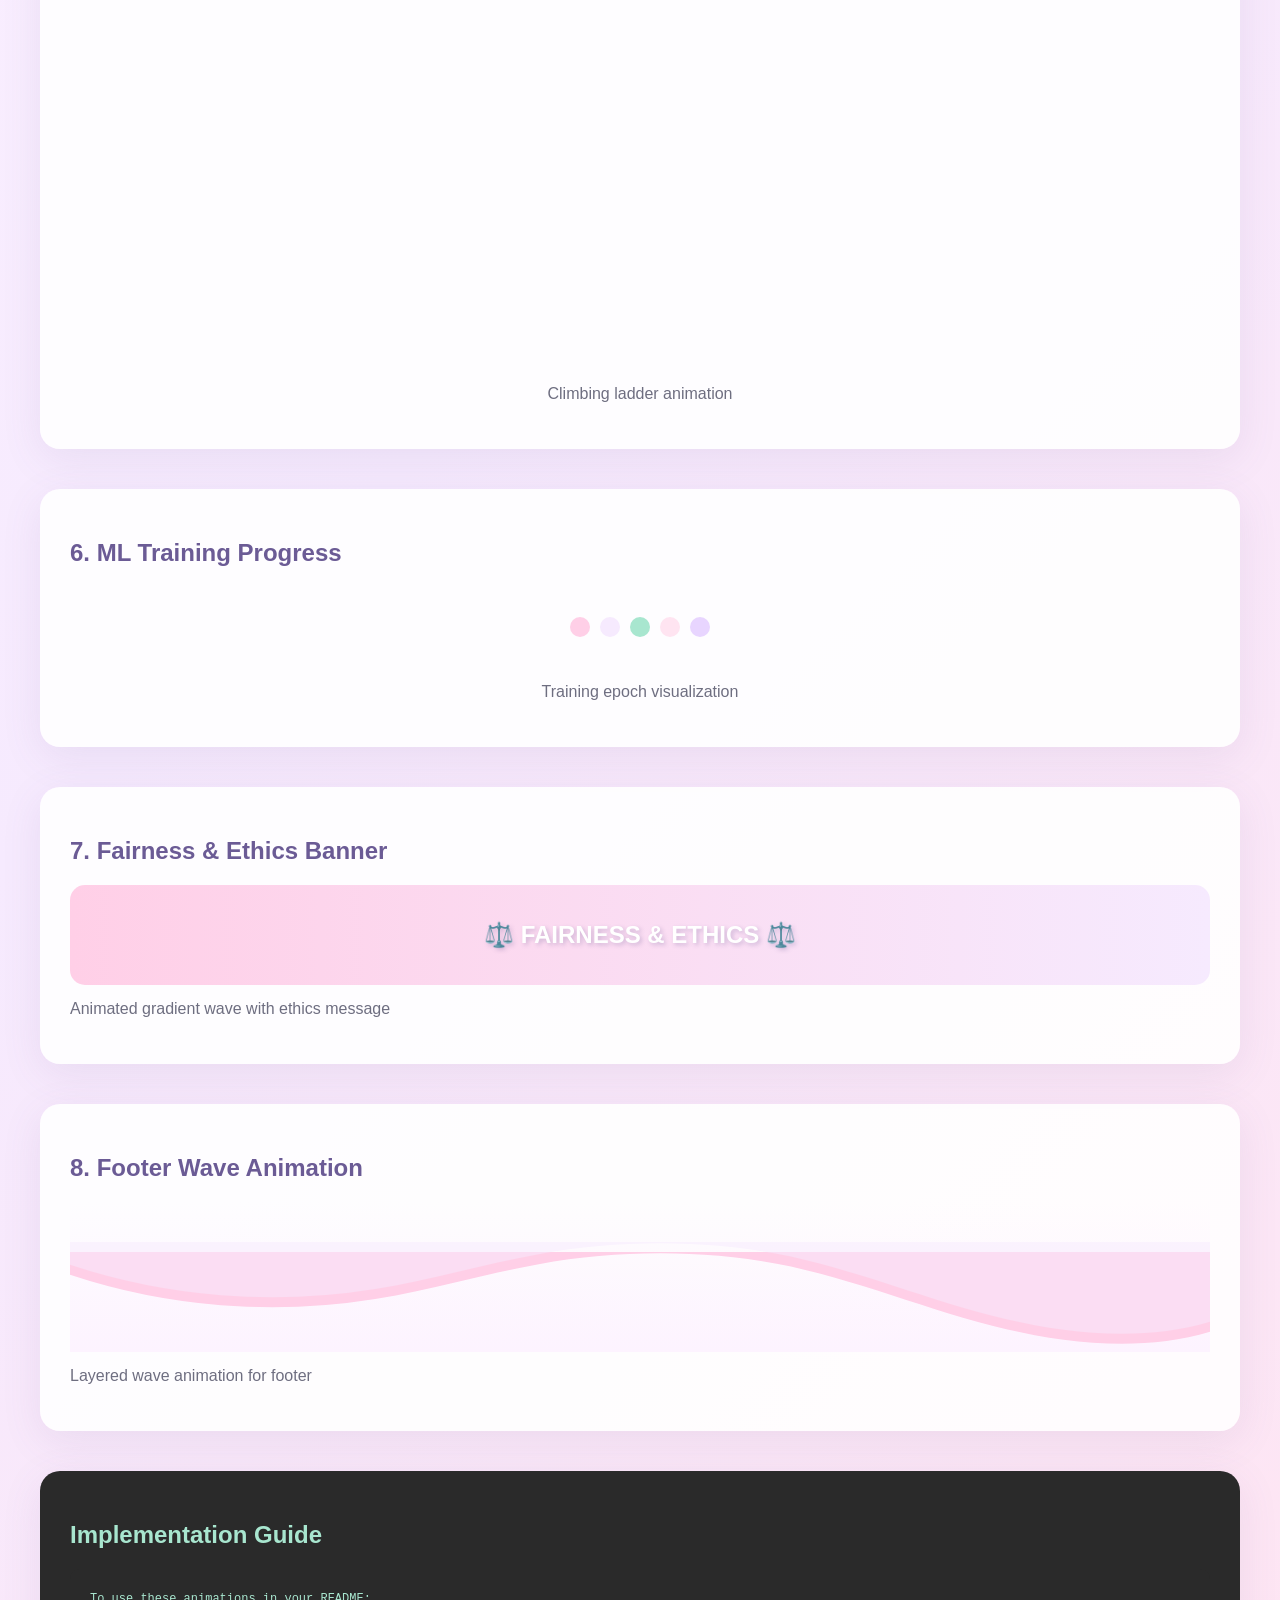
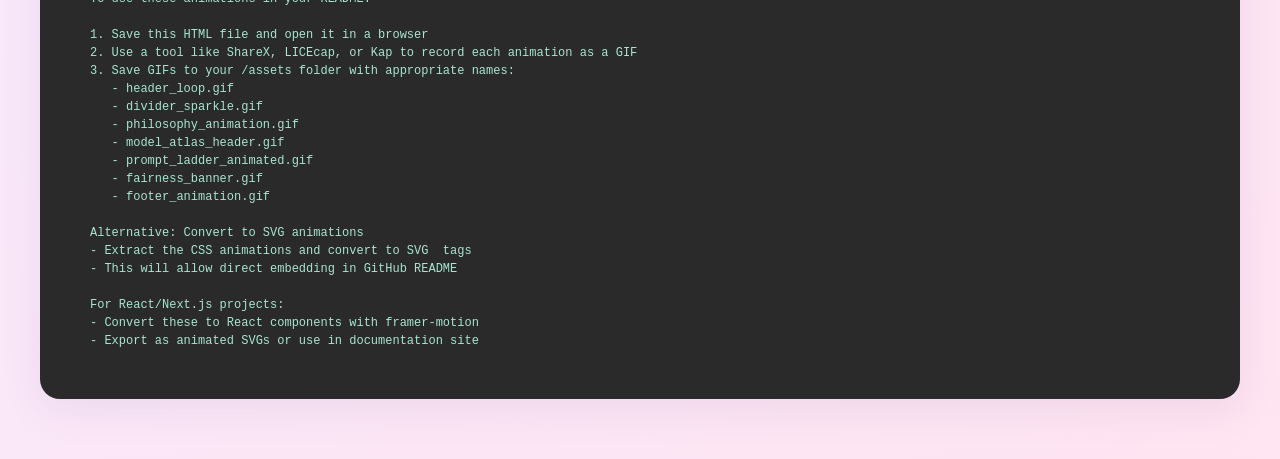
<file: pearlmind_animations.html>
<!DOCTYPE html>
<html lang="en">
<head>
    <meta charset="UTF-8">
    <meta name="viewport" content="width=device-width, initial-scale=1.0">
    <title>PearlMind Animations</title>
    <style>
        body {
            font-family: 'Inter', -apple-system, BlinkMacSystemFont, 'Segoe UI', Roboto, Oxygen, Ubuntu, sans-serif;
            background: linear-gradient(135deg, #FDF3FF 0%, #F6EAFE 50%, #FFE4F1 100%);
            margin: 0;
            padding: 20px;
            min-height: 100vh;
        }

        .container {
            max-width: 1200px;
            margin: 0 auto;
        }

        .animation-section {
            margin: 40px 0;
            padding: 30px;
            background: rgba(255, 255, 255, 0.9);
            border-radius: 20px;
            box-shadow: 0 10px 40px rgba(107, 91, 149, 0.1);
        }

        h2 {
            color: #6B5B95;
            margin-bottom: 20px;
        }

        /* Header Loop Animation */
        .header-loop {
            width: 100%;
            height: 200px;
            background: linear-gradient(270deg, #FFCFE7, #F6EAFE, #A8E6CF, #FFE4F1, #E8D5FF);
            background-size: 800% 800%;
            border-radius: 15px;
            animation: gradientShift 8s ease infinite;
            position: relative;
            overflow: hidden;
        }

        .header-loop::before {
            content: '';
            position: absolute;
            top: -50%;
            left: -50%;
            width: 200%;
            height: 200%;
            background: radial-gradient(circle, rgba(255,255,255,0.3) 0%, transparent 70%);
            animation: pulse 4s ease-in-out infinite;
        }

        @keyframes gradientShift {
            0% { background-position: 0% 50%; }
            50% { background-position: 100% 50%; }
            100% { background-position: 0% 50%; }
        }

        @keyframes pulse {
            0%, 100% { transform: scale(1); opacity: 0.3; }
            50% { transform: scale(1.2); opacity: 0.6; }
        }

        /* Sparkle Divider */
        .sparkle-divider {
            width: 100%;
            height: 3px;
            background: linear-gradient(90deg, transparent, #E8D5FF, transparent);
            position: relative;
            overflow: hidden;
            margin: 30px 0;
        }

        .sparkle {
            position: absolute;
            width: 4px;
            height: 4px;
            background: white;
            border-radius: 50%;
            animation: sparkleMove 3s linear infinite;
            box-shadow: 0 0 10px #E8D5FF;
        }

        .sparkle:nth-child(2) { animation-delay: 0.5s; left: 20%; }
        .sparkle:nth-child(3) { animation-delay: 1s; left: 40%; }
        .sparkle:nth-child(4) { animation-delay: 1.5s; left: 60%; }
        .sparkle:nth-child(5) { animation-delay: 2s; left: 80%; }

        @keyframes sparkleMove {
            0% {
                transform: translateY(-10px) translateX(-100px);
                opacity: 0;
            }
            20% {
                opacity: 1;
            }
            80% {
                opacity: 1;
            }
            100% {
                transform: translateY(-10px) translateX(calc(100vw + 100px));
                opacity: 0;
            }
        }

        /* Philosophy Animation */
        .philosophy-flow {
            display: flex;
            justify-content: center;
            align-items: center;
            gap: 20px;
            padding: 40px 20px;
        }

        .philosophy-node {
            padding: 20px 30px;
            background: linear-gradient(135deg, #FFCFE7, #F6EAFE);
            border-radius: 50px;
            color: #6B5B95;
            font-weight: 600;
            position: relative;
            animation: float 4s ease-in-out infinite;
            box-shadow: 0 5px 20px rgba(107, 91, 149, 0.2);
        }

        .philosophy-node:nth-child(2) { animation-delay: 0.5s; }
        .philosophy-node:nth-child(3) { animation-delay: 1s; }

        @keyframes float {
            0%, 100% { transform: translateY(0); }
            50% { transform: translateY(-10px); }
        }

        .arrow {
            width: 40px;
            height: 2px;
            background: #E8D5FF;
            position: relative;
            animation: arrowPulse 2s ease-in-out infinite;
        }

        .arrow::after {
            content: '▶';
            position: absolute;
            right: -10px;
            top: -8px;
            color: #E8D5FF;
        }

        @keyframes arrowPulse {
            0%, 100% { transform: scaleX(1); opacity: 0.5; }
            50% { transform: scaleX(1.2); opacity: 1; }
        }

        /* Model Atlas Animation */
        .model-atlas {
            display: grid;
            grid-template-columns: repeat(auto-fit, minmax(150px, 1fr));
            gap: 20px;
            padding: 30px;
        }

        .model-card {
            padding: 20px;
            background: linear-gradient(135deg, #A8E6CF, #FFE4F1);
            border-radius: 15px;
            text-align: center;
            color: #6B5B95;
            font-weight: 500;
            transform: perspective(1000px) rotateY(0deg);
            transition: all 0.6s ease;
            cursor: pointer;
            box-shadow: 0 4px 15px rgba(107, 91, 149, 0.2);
        }

        .model-card:hover {
            transform: perspective(1000px) rotateY(10deg) scale(1.05);
            box-shadow: 0 8px 30px rgba(107, 91, 149, 0.3);
        }

        .model-card:nth-child(2) { background: linear-gradient(135deg, #F6EAFE, #FFCFE7); }
        .model-card:nth-child(3) { background: linear-gradient(135deg, #FFE4F1, #E8D5FF); }
        .model-card:nth-child(4) { background: linear-gradient(135deg, #E8D5FF, #A8E6CF); }

        /* Prompt Ladder Animation */
        .prompt-ladder {
            position: relative;
            height: 400px;
            display: flex;
            align-items: center;
            justify-content: center;
        }

        .ladder-step {
            position: absolute;
            padding: 15px 25px;
            background: linear-gradient(135deg, #FFCFE7, #F6EAFE);
            border-radius: 10px;
            color: #6B5B95;
            font-weight: 600;
            animation: climb 8s ease-in-out infinite;
            opacity: 0;
        }

        .ladder-step:nth-child(1) { animation-delay: 0s; }
        .ladder-step:nth-child(2) { animation-delay: 2s; }
        .ladder-step:nth-child(3) { animation-delay: 4s; }
        .ladder-step:nth-child(4) { animation-delay: 6s; }

        @keyframes climb {
            0% {
                transform: translateY(100px);
                opacity: 0;
            }
            25% {
                transform: translateY(0);
                opacity: 1;
            }
            50% {
                transform: translateY(-100px);
                opacity: 1;
            }
            75% {
                transform: translateY(-200px);
                opacity: 0;
            }
            100% {
                transform: translateY(100px);
                opacity: 0;
            }
        }

        /* Fairness Banner */
        .fairness-banner {
            height: 100px;
            background: linear-gradient(90deg, #FFCFE7, #F6EAFE, #A8E6CF, #FFE4F1);
            background-size: 300% 100%;
            border-radius: 15px;
            display: flex;
            align-items: center;
            justify-content: center;
            animation: fairnessWave 6s ease infinite;
            position: relative;
            overflow: hidden;
        }

        .fairness-banner::before {
            content: '⚖️ FAIRNESS & ETHICS ⚖️';
            color: white;
            font-size: 24px;
            font-weight: bold;
            text-shadow: 2px 2px 4px rgba(107, 91, 149, 0.3);
            z-index: 1;
            position: relative;
        }

        @keyframes fairnessWave {
            0% { background-position: 0% 50%; }
            50% { background-position: 100% 50%; }
            100% { background-position: 0% 50%; }
        }

        /* Loading Dots for ML Training */
        .ml-training {
            display: flex;
            align-items: center;
            justify-content: center;
            gap: 10px;
            padding: 30px;
        }

        .training-dot {
            width: 20px;
            height: 20px;
            border-radius: 50%;
            background: #E8D5FF;
            animation: trainPulse 1.5s ease-in-out infinite;
        }

        .training-dot:nth-child(1) { animation-delay: 0s; background: #FFCFE7; }
        .training-dot:nth-child(2) { animation-delay: 0.2s; background: #F6EAFE; }
        .training-dot:nth-child(3) { animation-delay: 0.4s; background: #A8E6CF; }
        .training-dot:nth-child(4) { animation-delay: 0.6s; background: #FFE4F1; }
        .training-dot:nth-child(5) { animation-delay: 0.8s; background: #E8D5FF; }

        @keyframes trainPulse {
            0%, 100% {
                transform: scale(1) translateY(0);
                opacity: 0.3;
            }
            50% {
                transform: scale(1.5) translateY(-10px);
                opacity: 1;
            }
        }

        /* Footer Wave Animation */
        .footer-wave {
            height: 150px;
            position: relative;
            overflow: hidden;
            background: linear-gradient(180deg, transparent, #FDF3FF);
        }

        .wave {
            position: absolute;
            bottom: 0;
            width: 200%;
            height: 100px;
            background: url('data:image/svg+xml,<svg xmlns="http://www.w3.org/2000/svg" viewBox="0 0 1200 120" preserveAspectRatio="none"><path d="M321.39,56.44c58-10.79,114.16-30.13,172-41.86,82.39-16.72,168.19-17.73,250.45-.39C823.78,31,906.67,72,985.66,92.83c70.05,18.48,146.53,26.09,214.34,3V0H0V27.35A600.21,600.21,0,0,0,321.39,56.44Z" fill="%23FFCFE7"></path></svg>');
            background-size: 50% 100px;
            animation: wave 10s linear infinite;
        }

        .wave:nth-child(2) {
            bottom: 10px;
            opacity: 0.5;
            animation-delay: -5s;
            background: url('data:image/svg+xml,<svg xmlns="http://www.w3.org/2000/svg" viewBox="0 0 1200 120" preserveAspectRatio="none"><path d="M321.39,56.44c58-10.79,114.16-30.13,172-41.86,82.39-16.72,168.19-17.73,250.45-.39C823.78,31,906.67,72,985.66,92.83c70.05,18.48,146.53,26.09,214.34,3V0H0V27.35A600.21,600.21,0,0,0,321.39,56.44Z" fill="%23F6EAFE"></path></svg>');
            background-size: 50% 100px;
        }

        @keyframes wave {
            0% { transform: translateX(0); }
            100% { transform: translateX(-50%); }
        }

        /* Code snippet for easy copying */
        .code-section {
            background: #2a2a2a;
            color: #A8E6CF;
            padding: 20px;
            border-radius: 10px;
            font-family: 'Courier New', monospace;
            margin-top: 20px;
            overflow-x: auto;
        }

        .code-section code {
            white-space: pre;
            font-size: 12px;
        }
    </style>
</head>
<body>
    <div class="container">
        <h1 style="text-align: center; color: #6B5B95;">PearlMind ML Journey - Animated Components</h1>
        
        <!-- Header Loop -->
        <div class="animation-section">
            <h2>1. Header Loop Gradient</h2>
            <div class="header-loop"></div>
            <p style="color: #6E6E80; margin-top: 15px;">Flowing pastel gradient animation with radial pulse effect</p>
        </div>

        <!-- Sparkle Divider -->
        <div class="animation-section">
            <h2>2. Sparkle Divider</h2>
            <div class="sparkle-divider">
                <span class="sparkle"></span>
                <span class="sparkle"></span>
                <span class="sparkle"></span>
                <span class="sparkle"></span>
                <span class="sparkle"></span>
            </div>
            <p style="color: #6E6E80;">Moving sparkles across a gradient line</p>
        </div>

        <!-- Philosophy Flow -->
        <div class="animation-section">
            <h2>3. Philosophy Animation</h2>
            <div class="philosophy-flow">
                <div class="philosophy-node">Math Foundations</div>
                <div class="arrow"></div>
                <div class="philosophy-node">Ethical AI</div>
                <div class="arrow"></div>
                <div class="philosophy-node">Superintelligence</div>
            </div>
            <p style="color: #6E6E80; text-align: center;">Floating nodes with pulsing arrows</p>
        </div>

        <!-- Model Atlas -->
        <div class="animation-section">
            <h2>4. Model Atlas Cards</h2>
            <div class="model-atlas">
                <div class="model-card">Linear Models</div>
                <div class="model-card">Tree Ensembles</div>
                <div class="model-card">Deep Learning</div>
                <div class="model-card">LLMs & RAG</div>
            </div>
            <p style="color: #6E6E80; margin-top: 15px;">Hover over cards for 3D tilt effect</p>
        </div>

        <!-- Prompt Ladder -->
        <div class="animation-section">
            <h2>5. Prompt Ladder</h2>
            <div class="prompt-ladder">
                <div class="ladder-step">Beginner</div>
                <div class="ladder-step">Intermediate</div>
                <div class="ladder-step">Advanced</div>
                <div class="ladder-step">Expert</div>
            </div>
            <p style="color: #6E6E80; text-align: center;">Climbing ladder animation</p>
        </div>

        <!-- ML Training Animation -->
        <div class="animation-section">
            <h2>6. ML Training Progress</h2>
            <div class="ml-training">
                <div class="training-dot"></div>
                <div class="training-dot"></div>
                <div class="training-dot"></div>
                <div class="training-dot"></div>
                <div class="training-dot"></div>
            </div>
            <p style="color: #6E6E80; text-align: center;">Training epoch visualization</p>
        </div>

        <!-- Fairness Banner -->
        <div class="animation-section">
            <h2>7. Fairness & Ethics Banner</h2>
            <div class="fairness-banner"></div>
            <p style="color: #6E6E80; margin-top: 15px;">Animated gradient wave with ethics message</p>
        </div>

        <!-- Footer Wave -->
        <div class="animation-section">
            <h2>8. Footer Wave Animation</h2>
            <div class="footer-wave">
                <div class="wave"></div>
                <div class="wave"></div>
            </div>
            <p style="color: #6E6E80; margin-top: 15px;">Layered wave animation for footer</p>
        </div>

        <!-- Implementation Guide -->
        <div class="animation-section" style="background: #2a2a2a;">
            <h2 style="color: #A8E6CF;">Implementation Guide</h2>
            <div class="code-section">
                <code>To use these animations in your README:

1. Save this HTML file and open it in a browser
2. Use a tool like ShareX, LICEcap, or Kap to record each animation as a GIF
3. Save GIFs to your /assets folder with appropriate names:
   - header_loop.gif
   - divider_sparkle.gif
   - philosophy_animation.gif
   - model_atlas_header.gif
   - prompt_ladder_animated.gif
   - fairness_banner.gif
   - footer_animation.gif

Alternative: Convert to SVG animations
- Extract the CSS animations and convert to SVG <animate> tags
- This will allow direct embedding in GitHub README

For React/Next.js projects:
- Convert these to React components with framer-motion
- Export as animated SVGs or use in documentation site</code>
            </div>
        </div>
    </div>
</body>
</html>
</file>
